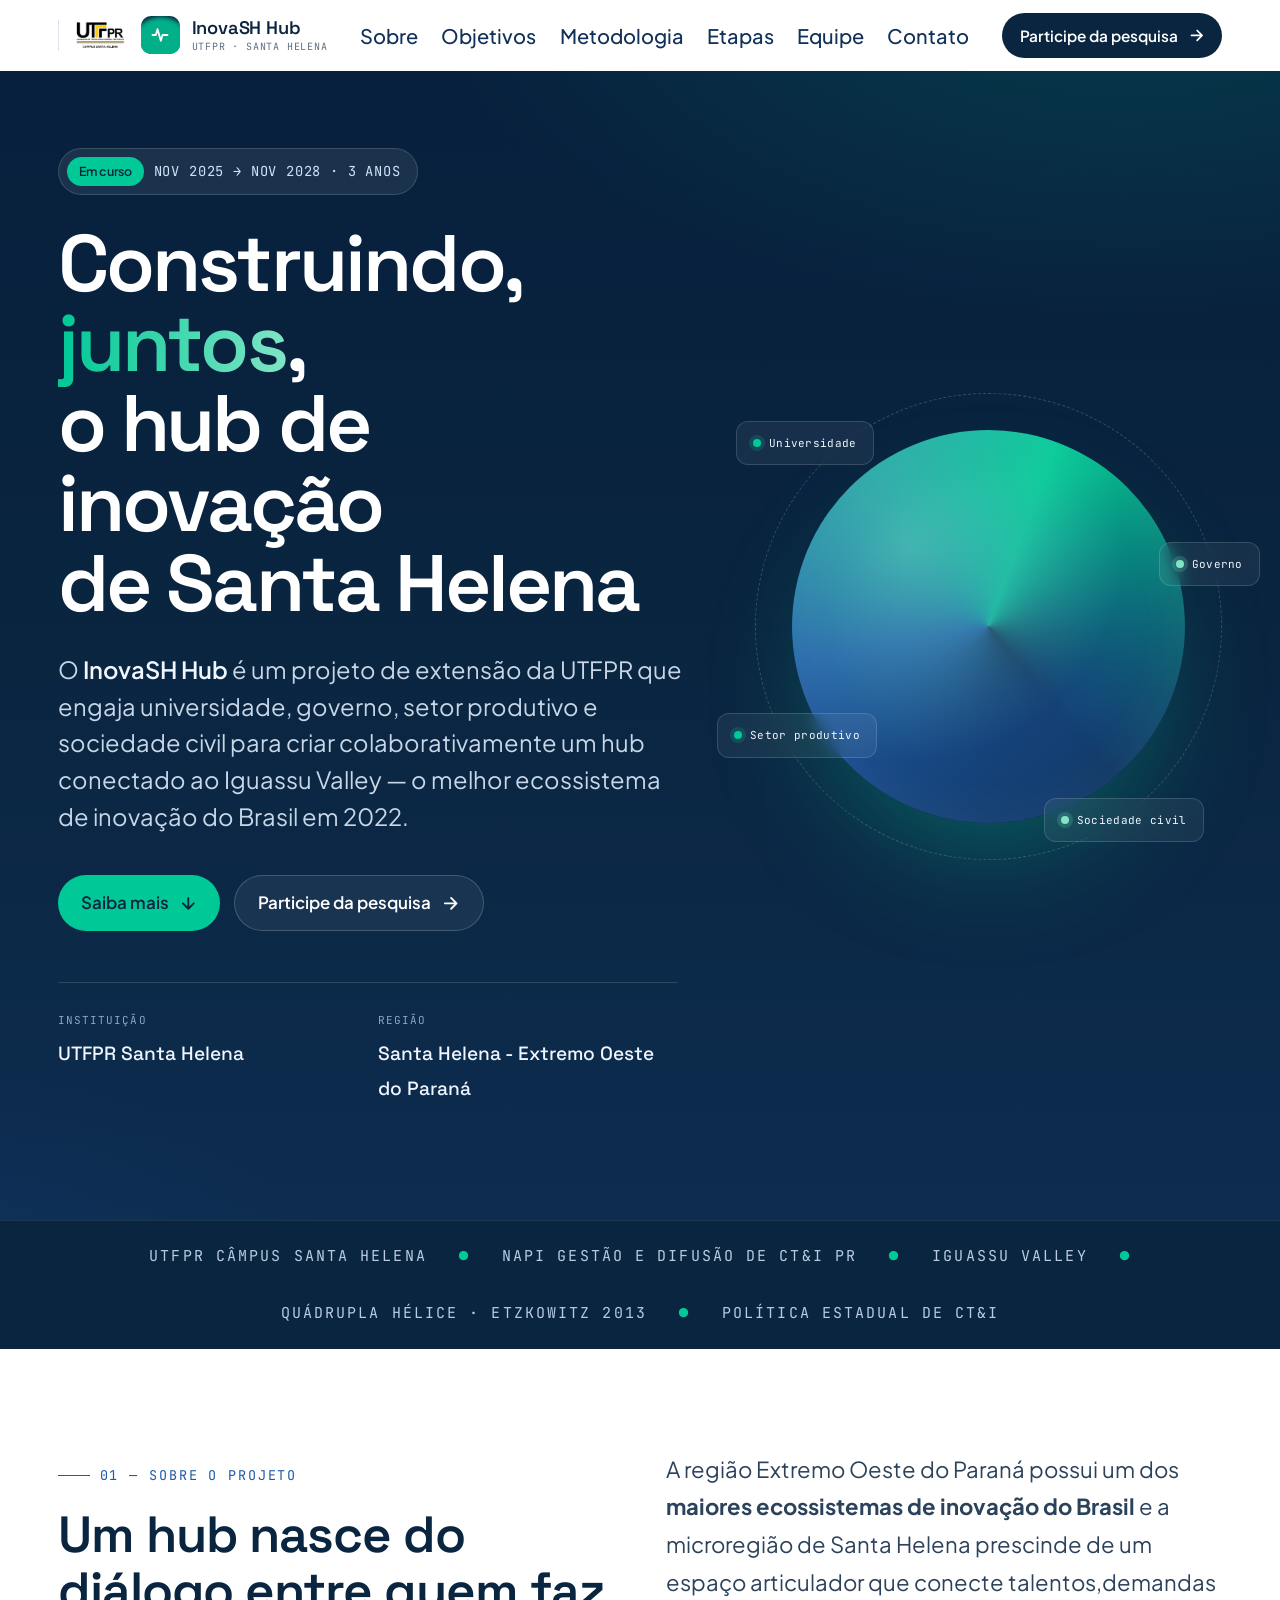
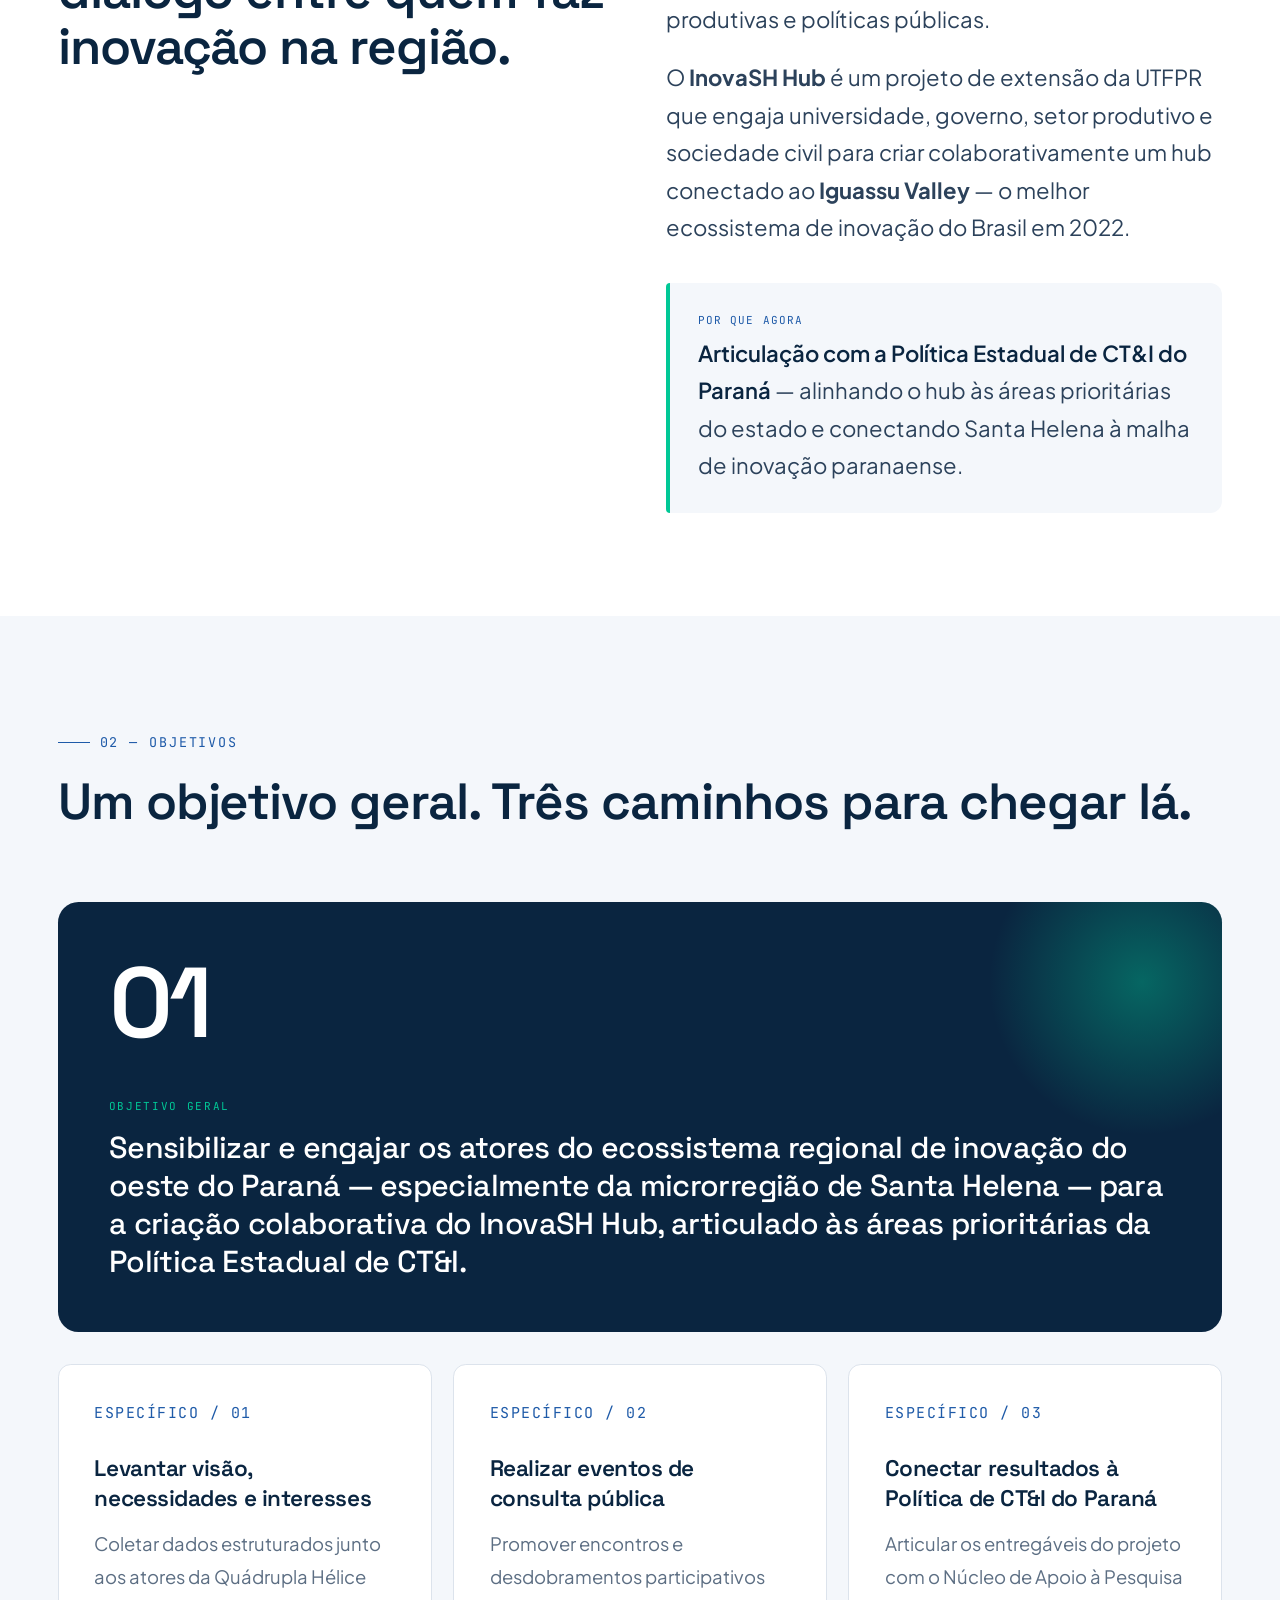
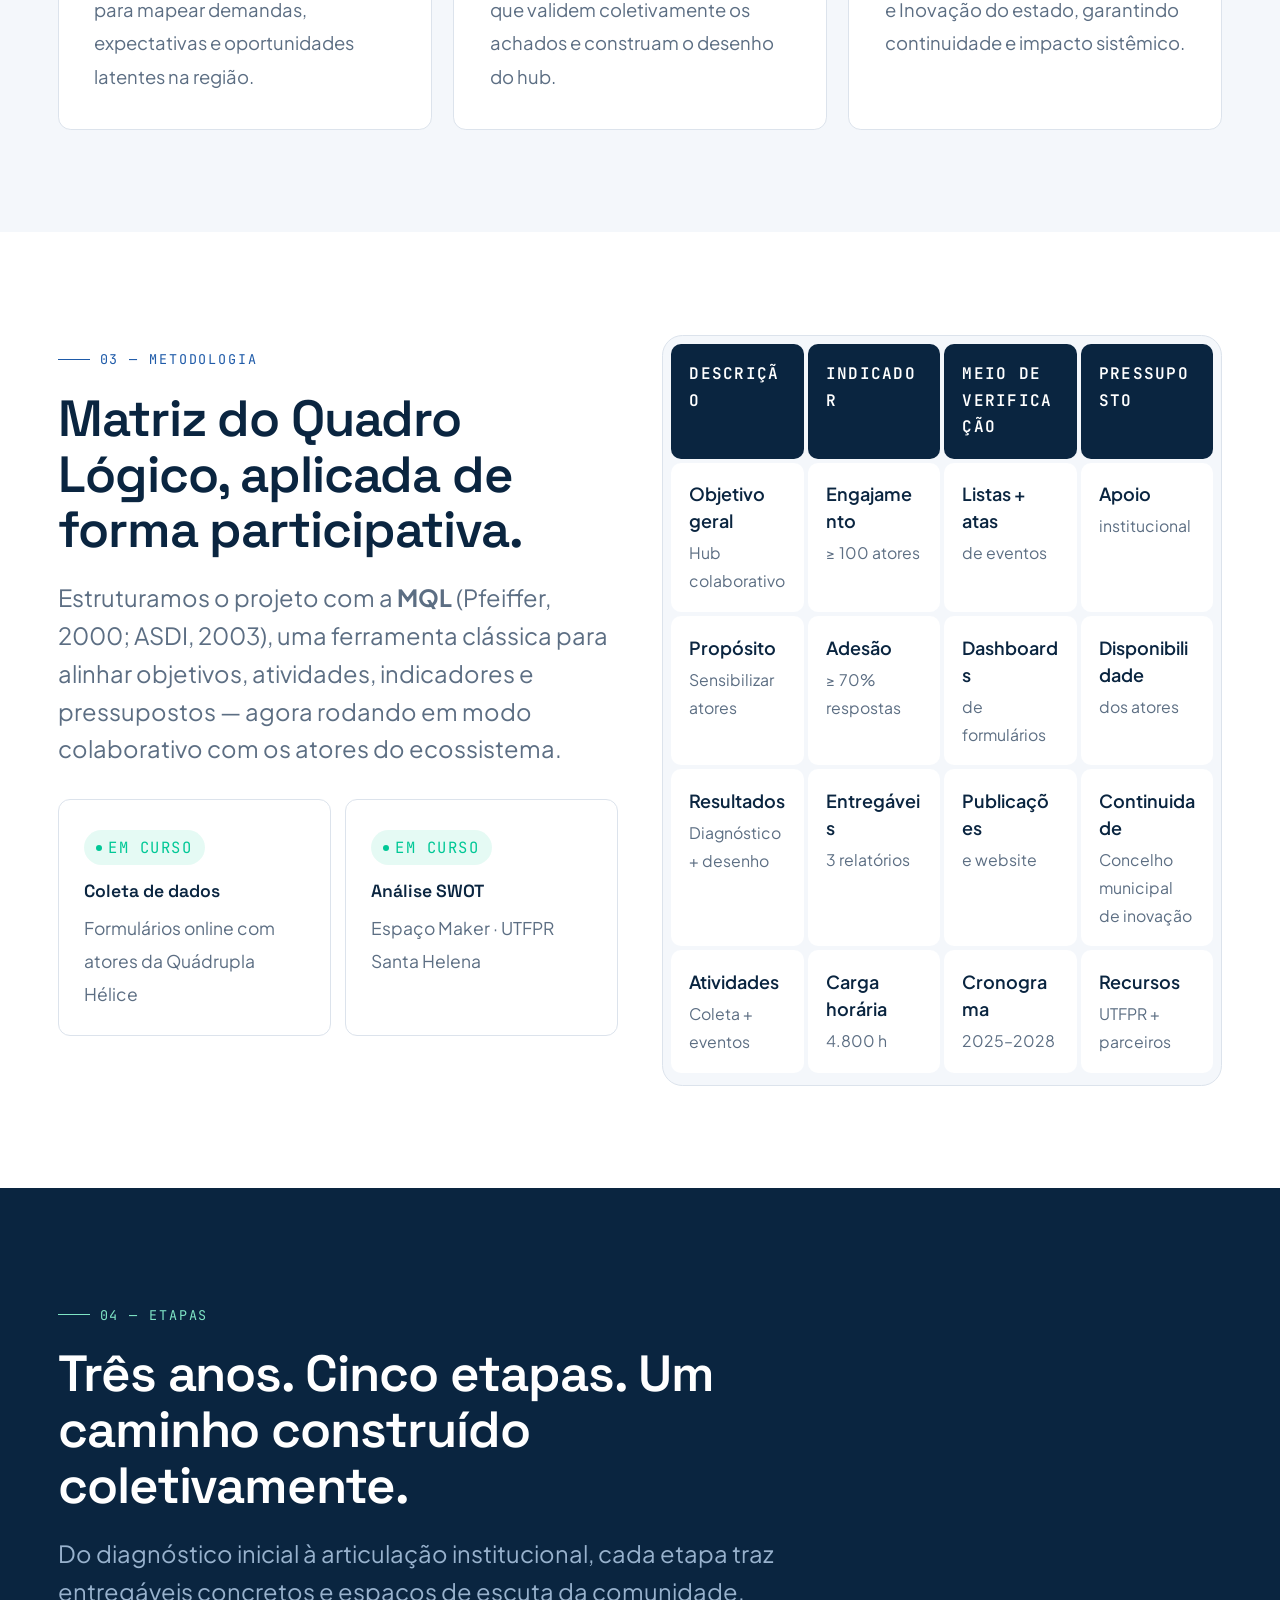
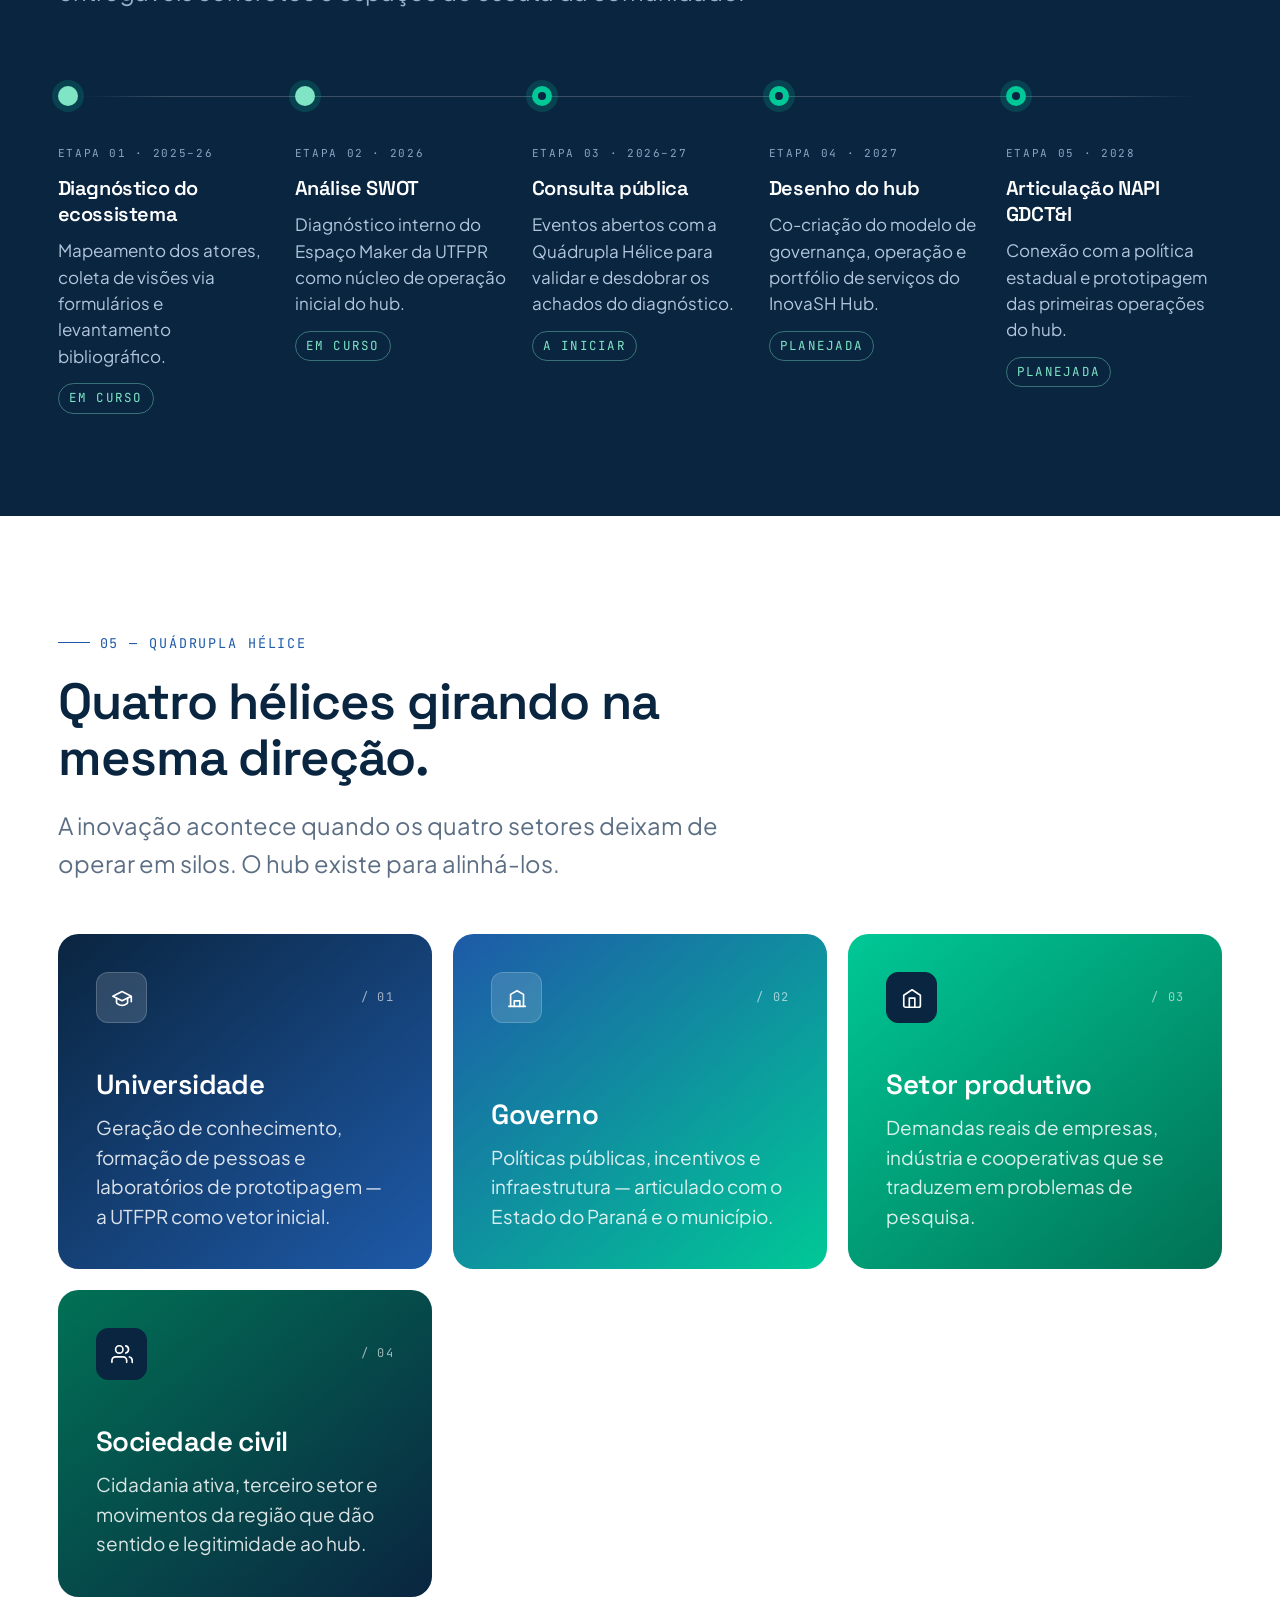
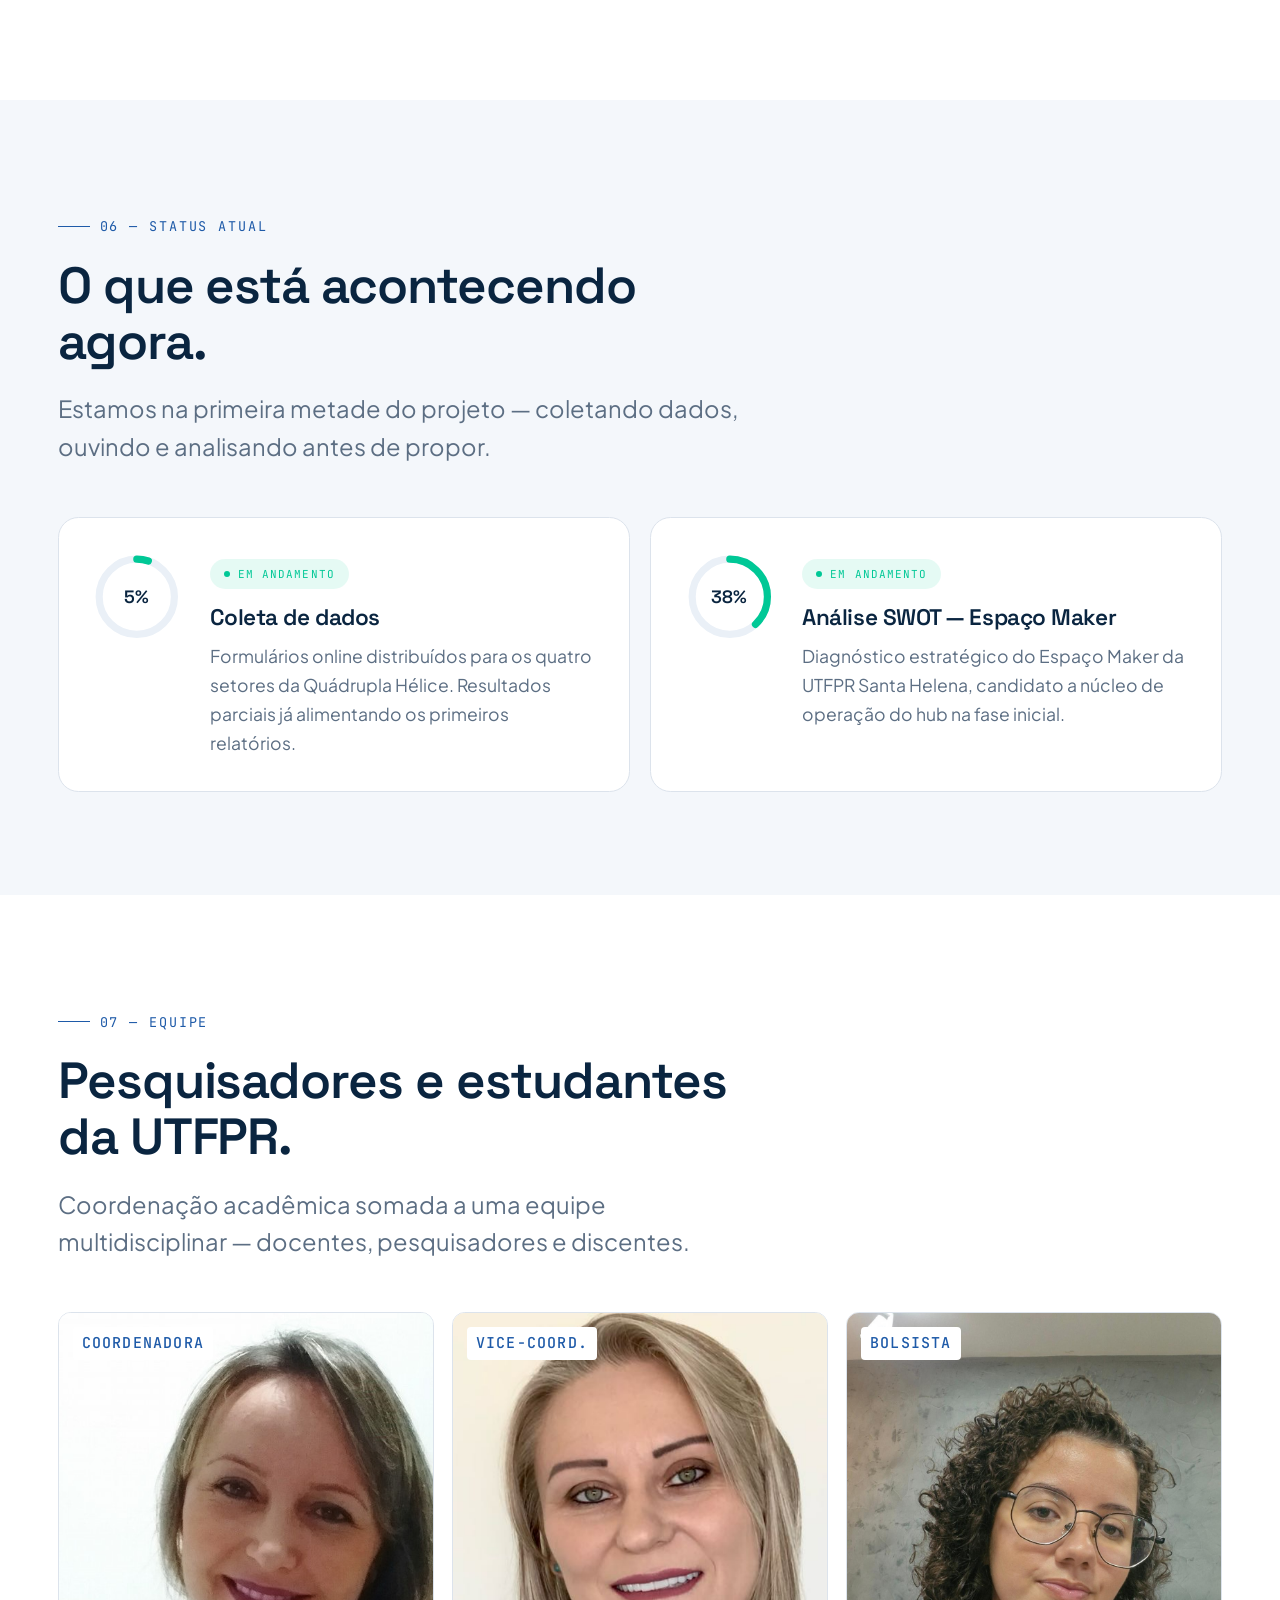
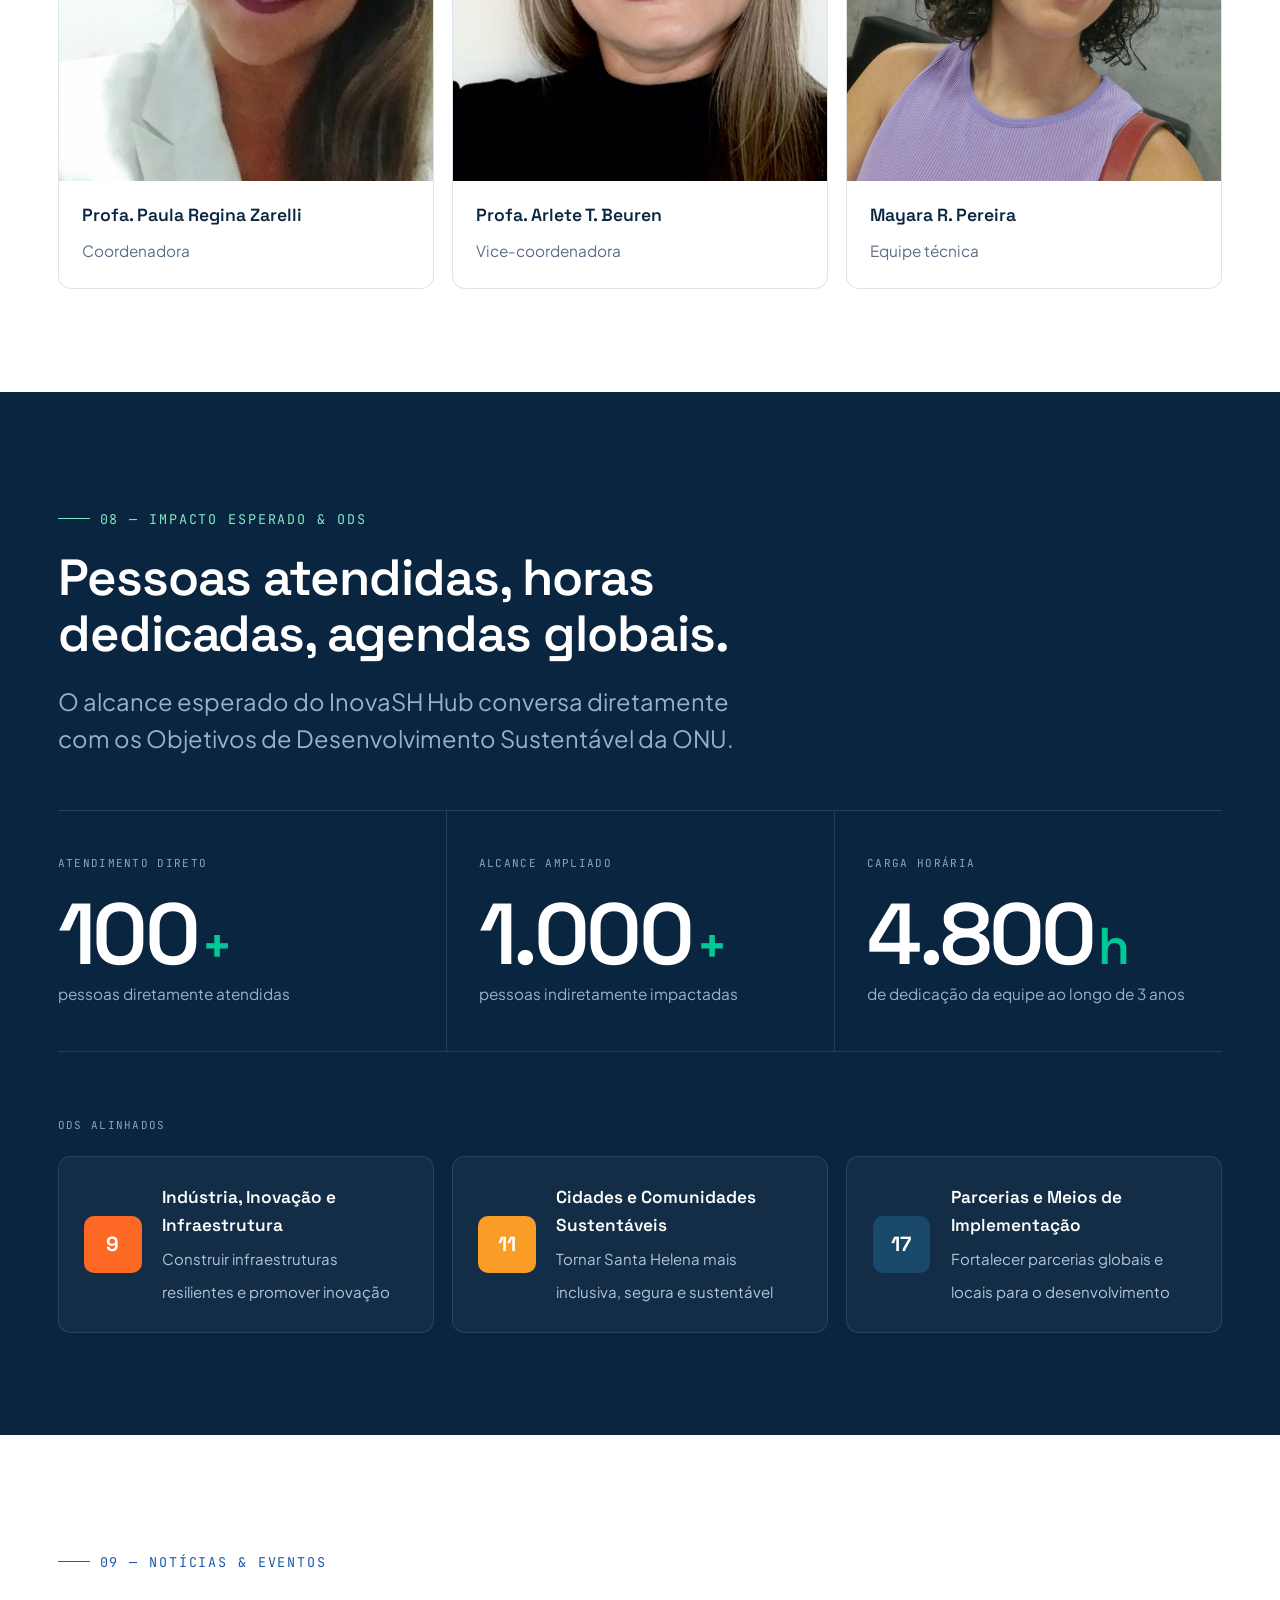
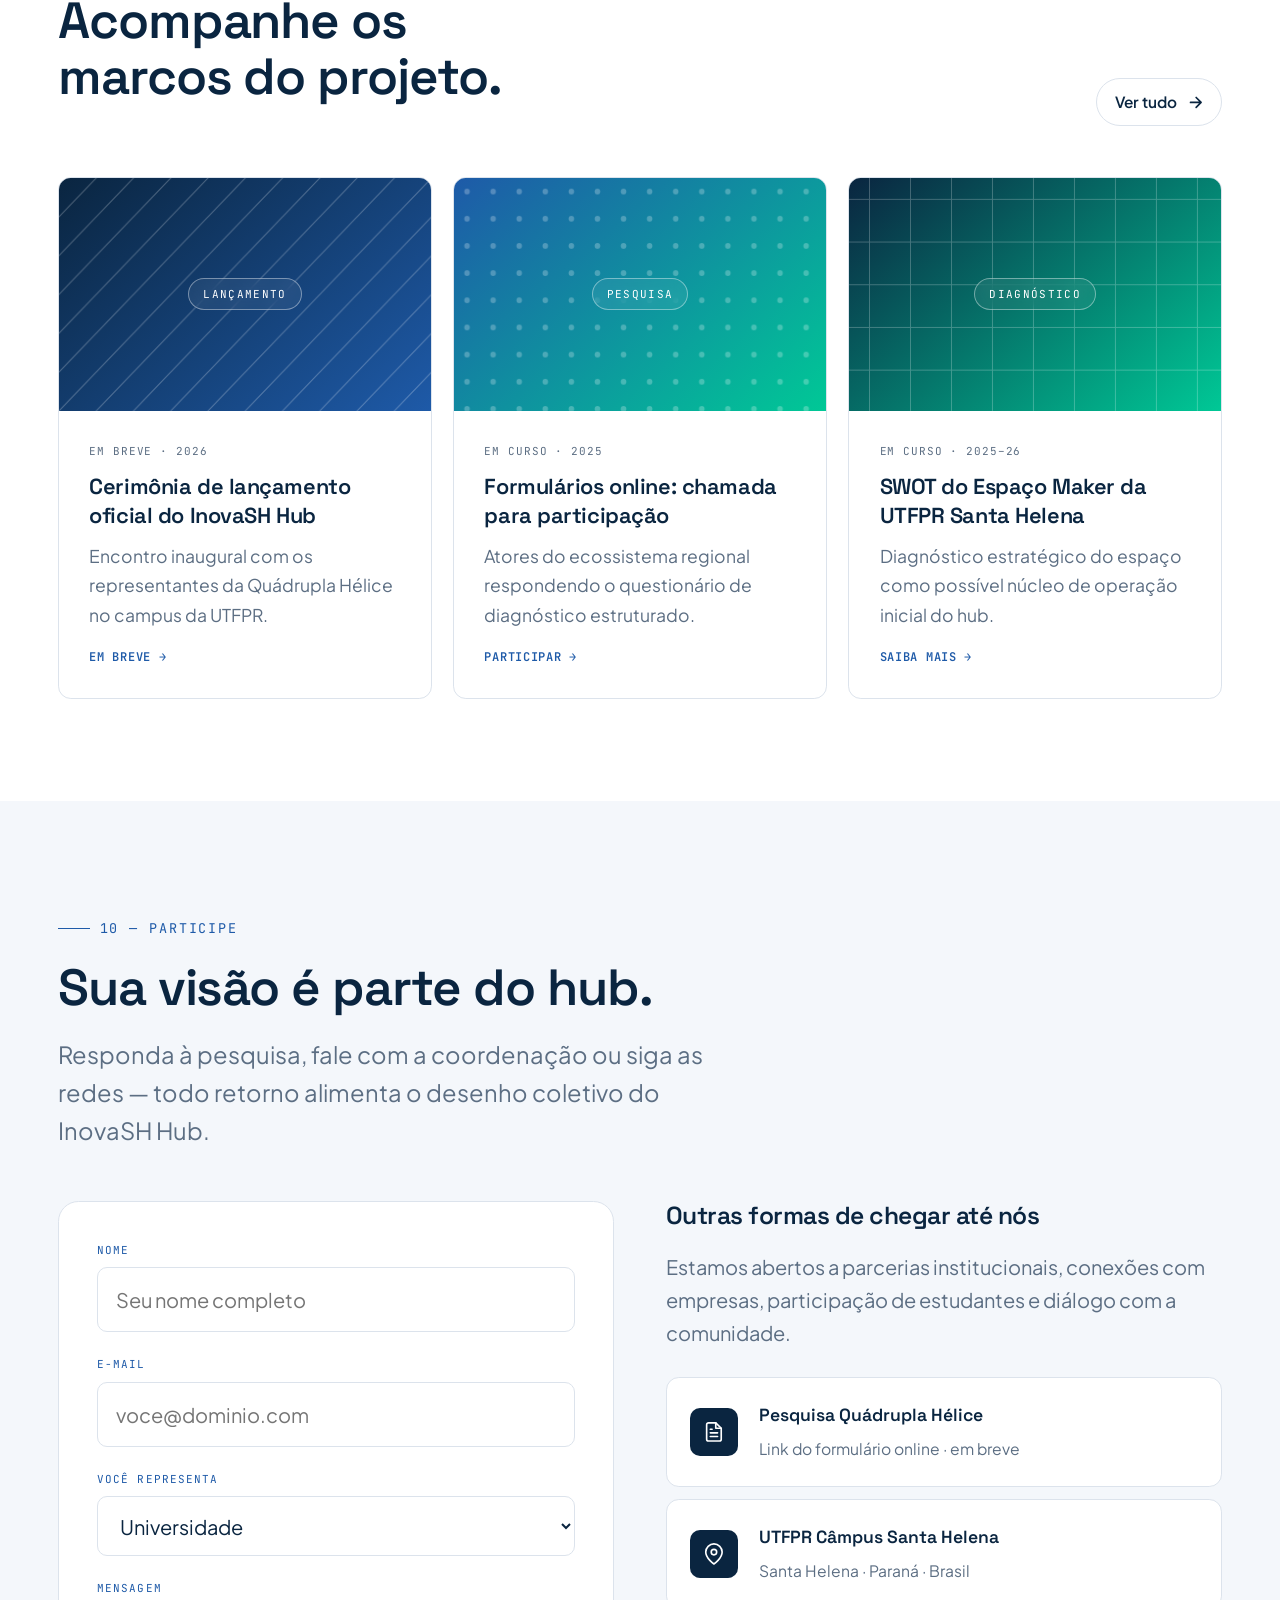
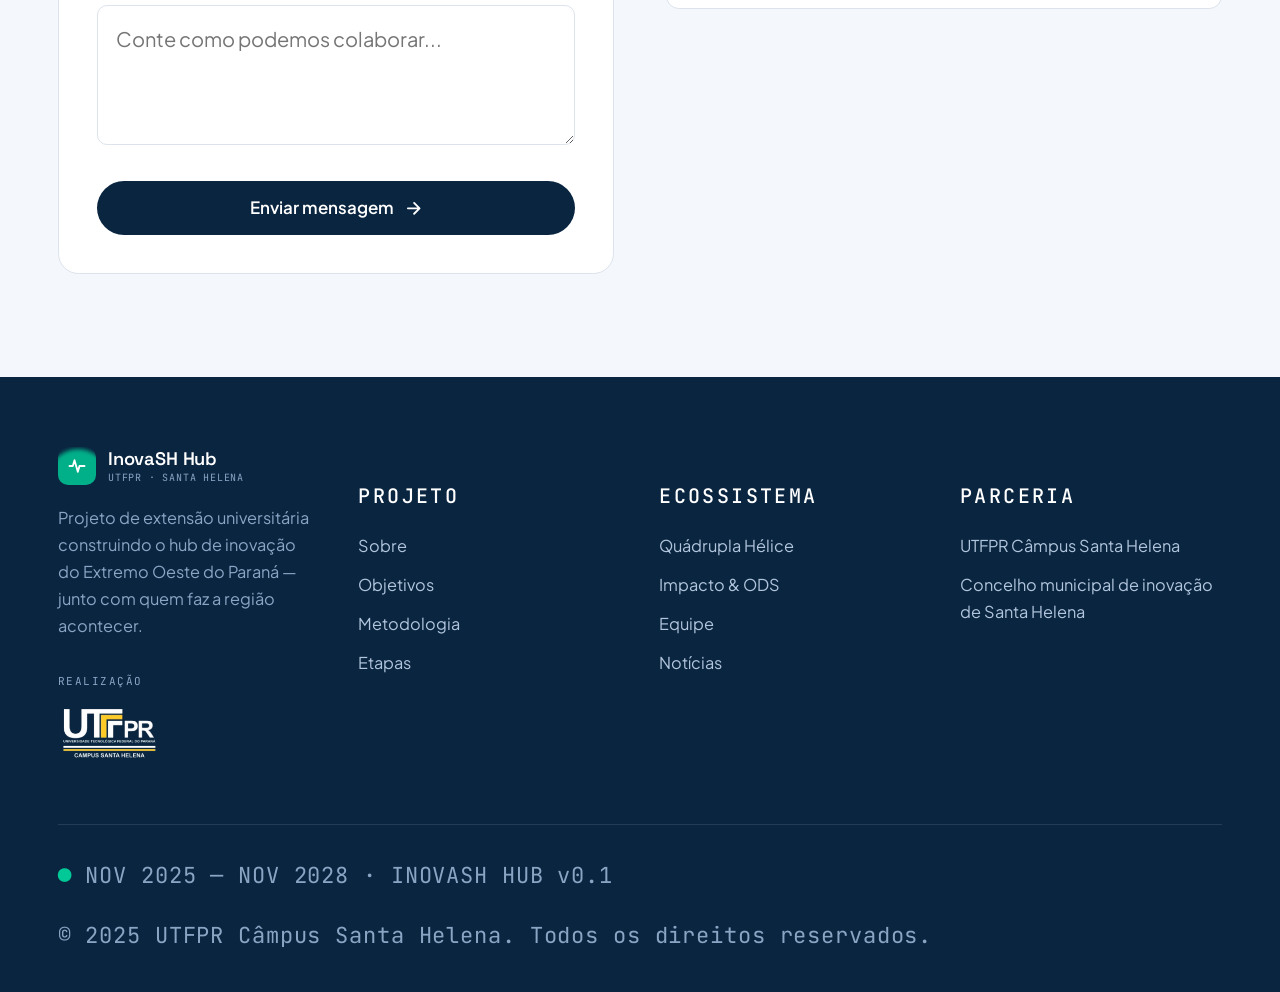
<file: index.html>
﻿<!DOCTYPE html>
<html lang="pt-BR">
<head>
<meta charset="UTF-8" />
<meta name="viewport" content="width=device-width, initial-scale=1.0" />
<title>InovaSH Hub — Engajamento Colaborativo para um Hub de Inovação | UTFPR Santa Helena</title>
<meta name="description" content="Projeto de Extensão Universitária da UTFPR Câmpus Santa Helena que articula a Quádrupla Hélice para criar colaborativamente o InovaSH Hub." />

<!-- ============================== FONTS ============================== -->
<link rel="preconnect" href="https://fonts.googleapis.com" />
<link rel="preconnect" href="https://fonts.gstatic.com" crossorigin />
<link href="https://fonts.googleapis.com/css2?family=Space+Grotesk:wght@400;500;600;700&family=Plus+Jakarta+Sans:wght@400;500;600;700&family=JetBrains+Mono:wght@400;500&display=swap" rel="stylesheet" />
<link rel="stylesheet" href="style.css" />

</head>
<body>

<!-- ============================== NAV ============================== -->
<header class="nav" id="nav">
  <div class="container nav__inner">
    <div class="nav__brand-group">
         <!-- Logo UTFPR (versão menor) — arquivo esperado: img/utfpr.png -->
      <a href="https://portal.utfpr.edu.br/campus/santahelena" class="nav__utfpr" aria-label="UTFPR" target="_blank" rel="noopener">
        <img src="img/logo_pretoUTFPR-Photoroom.png" alt="UTFPR" onerror="this.parentElement.classList.add('is-empty');this.remove()"/>
      </a>
      <a href="#top" class="brand" aria-label="InovaSH Hub">
        <span class="brand__mark" aria-hidden="true">
          <svg width="20" height="20" viewBox="0 0 24 24" fill="none" stroke="currentColor" stroke-width="2.2" stroke-linecap="round" stroke-linejoin="round">
            <path d="M3 12h4l2-7 4 14 2-7h6"/>
          </svg>
        </span>
        <span>
          InovaSH Hub
          <small>UTFPR · Santa Helena</small>
        </span>
      </a>
    </div>

    <nav class="nav__links" aria-label="Principal">
      <a href="#sobre">Sobre</a>
      <a href="#objetivos">Objetivos</a>
      <a href="#metodologia">Metodologia</a>
      <a href="#etapas">Etapas</a>
      <a href="#equipe">Equipe</a>
      <a href="#contato">Contato</a>
    </nav>

    <a class="btn btn--primary btn--sm nav__cta desktop" href="formularios.html">
      Participe da pesquisa
      <svg viewBox="0 0 24 24" fill="none" stroke="currentColor" stroke-width="2.4" stroke-linecap="round" stroke-linejoin="round"><path d="M5 12h14M13 5l7 7-7 7"/></svg>
    </a>

    <button class="menu-toggle" id="menuToggle" aria-label="Abrir menu" aria-expanded="false" aria-controls="navDrawer">
      <span class="menu-toggle__bar"></span>
      <span class="menu-toggle__bar"></span>
      <span class="menu-toggle__bar"></span>
    </button>
  </div>

  <div class="nav__backdrop" id="navBackdrop" aria-hidden="true"></div>

  <nav class="nav__drawer" id="navDrawer" aria-label="Mobile">
    <a href="#sobre">Sobre o projeto</a>
    <a href="#objetivos">Objetivos</a>
    <a href="#metodologia">Metodologia</a>
    <a href="#etapas">Etapas</a>
    <a href="#helice">Quádrupla Hélice</a>
    <a href="#equipe">Equipe</a>
    <a href="#impacto">Impacto & ODS</a>
    <a href="#contato">Contato</a>
    <a class="btn btn--primary" href="#contato">Participe da pesquisa</a>
  </nav>
</header>

<main id="top">

<!-- ============================== HERO ============================== -->
<section class="hero">
  <div class="container">
    <div class="hero__grid">
      <div class="hero__copy">
        <div class="hero__tag">
          <span>Em curso</span>
          <span>NOV 2025 → NOV 2028 · 3 ANOS</span>
        </div>

        <h1>
          Construindo, <em>juntos</em>,<br />o hub de inovação<br />de Santa Helena
        </h1>

        <p class="hero__lede">
          O <strong style="color:#f0f6ff;font-weight:600;">InovaSH Hub</strong> é um projeto de extensão da UTFPR que engaja universidade, governo, setor produtivo e sociedade civil para criar colaborativamente um hub conectado ao Iguassu Valley — o melhor ecossistema de inovação do Brasil em 2022.
        </p>

        <div class="hero__ctas">
          <a class="btn btn--tech" href="#sobre">
            Saiba mais
            <svg viewBox="0 0 24 24" fill="none" stroke="currentColor" stroke-width="2.4" stroke-linecap="round" stroke-linejoin="round"><path d="M12 5v14M5 12l7 7 7-7"/></svg>
          </a>
          <a class="btn btn--ghost" href="#contato" style="background:rgba(255,255,255,.06);border-color:rgba(255,255,255,.18);color:#fff">
            Participe da pesquisa
            <svg viewBox="0 0 24 24" fill="none" stroke="currentColor" stroke-width="2.4" stroke-linecap="round" stroke-linejoin="round"><path d="M5 12h14M13 5l7 7-7 7"/></svg>
          </a>
        </div>

        <div class="hero__meta">
          <div><span>Instituição</span><strong>UTFPR Santa Helena</strong></div>
          <div><span>Região</span><strong>Santa Helena - Extremo Oeste do Paraná</strong></div>
        </div>
      </div>

      <div class="hero__visual" aria-hidden="true">
        <div class="hero__ring"></div>
        <div class="hero__ring hero__ring--2"></div>
        <div class="hero__ring hero__ring--3"></div>
        <div class="hero__orb"></div>
        <div class="hero__chips">
          <div class="hero__chip"><i></i>Universidade</div>
          <div class="hero__chip"><i></i>Governo</div>
          <div class="hero__chip"><i></i>Setor produtivo</div>
          <div class="hero__chip"><i></i>Sociedade civil</div>
        </div>
      </div>
    </div>
  </div>
</section>

<!-- ============================== PARTNERS STRIP ============================== -->
<div class="partners">
  <div class="container">
    <div class="partners__row">
      <span>UTFPR Câmpus Santa Helena</span>
      <span class="dot">●</span>
      <span>NAPI Gestão e Difusão de CT&amp;I PR</span>
      <span class="dot">●</span>
      <span>Iguassu Valley</span>
      <span class="dot">●</span>
      <span>Quádrupla Hélice · Etzkowitz 2013</span>
      <span class="dot">●</span>
      <span>Política Estadual de CT&amp;I</span>
    </div>
  </div>
</div>

<!-- ============================== SOBRE ============================== -->
<section id="sobre">
  <div class="container">
    <div class="about__grid reveal">
      <div>
        <span class="eyebrow">01 — Sobre o projeto</span>
        <h2 class="section-title">Um hub nasce do diálogo entre quem faz inovação na região.</h2>
      </div>
      <div class="about__body">
        <p>A região Extremo Oeste do Paraná possui um dos <strong>maiores ecossistemas de inovação do Brasil</strong>
           e a microregião de Santa Helena prescinde  de um espaço articulador que conecte talentos,demandas produtivas e políticas públicas.</p>
        <p>O <strong>InovaSH Hub</strong>  é um projeto de extensão da UTFPR que engaja universidade,
           governo, setor produtivo e sociedade civil para criar colaborativamente um hub conectado
            ao <strong>Iguassu Valley</strong> — o melhor ecossistema de inovação do Brasil em 2022. </p>
        <div class="callout">
          <small>Por que agora</small>
          <p><strong>Articulação com a Política Estadual de CT&amp;I do Paraná</strong> — alinhando o hub às áreas prioritárias do estado e conectando Santa Helena à malha de inovação paranaense.</p>
        </div>
      </div>
    </div>
  </div>
</section>

<!-- ============================== OBJETIVOS ============================== -->
<section id="objetivos" class="objectives">
  <div class="container">
    <div class="objectives__head reveal">
      <div>
        <span class="eyebrow">02 — Objetivos</span>
        <h2 class="section-title">Um objetivo geral. Três caminhos para chegar lá.</h2>
      </div>
    </div>

    <div class="bigobj reveal">
      <div class="bigobj__num">01</div>
      <div>
        <span class="bigobj__label">Objetivo geral</span>
        <h3>Sensibilizar e engajar os atores do ecossistema regional de inovação do oeste do Paraná — especialmente da microrregião de Santa Helena — para a criação colaborativa do InovaSH Hub, articulado às áreas prioritárias da Política Estadual de CT&amp;I.</h3>
      </div>
    </div>

    <div class="obj-grid">
      <article class="obj-card reveal">
        <span class="obj-card__num">ESPECÍFICO / 01</span>
        <h4>Levantar visão, necessidades e interesses</h4>
        <p>Coletar dados estruturados junto aos atores da Quádrupla Hélice para mapear demandas, expectativas e oportunidades latentes na região.</p>
      </article>
      <article class="obj-card reveal">
        <span class="obj-card__num">ESPECÍFICO / 02</span>
        <h4>Realizar eventos de consulta pública</h4>
        <p>Promover encontros e desdobramentos participativos que validem coletivamente os achados e construam o desenho do hub.</p>
      </article>
      <article class="obj-card reveal">
        <span class="obj-card__num">ESPECÍFICO / 03</span>
        <h4> Conectar resultados à Política de CT&amp;I do Paraná </h4>
        <p>Articular os entregáveis do projeto com o Núcleo de Apoio à Pesquisa e Inovação do estado, garantindo continuidade e impacto sistêmico.</p>
      </article>
    </div>
  </div>
</section>

<!-- ============================== METODOLOGIA ============================== -->
<section id="metodologia">
  <div class="container">
    <div class="method__grid">
      <div class="reveal">
        <span class="eyebrow">03 — Metodologia</span>
        <h2 class="section-title">Matriz do Quadro Lógico, aplicada de forma participativa.</h2>
        <p class="section-lede">
          Estruturamos o projeto com a <strong>MQL</strong> (Pfeiffer, 2000; ASDI, 2003), uma ferramenta clássica para alinhar objetivos, atividades, indicadores e pressupostos — agora rodando em modo colaborativo com os atores do ecossistema.
        </p>

        <div class="method-status">
          <div class="method-status__card">
            <span class="pill"><i></i>Em curso</span>
            <strong>Coleta de dados</strong>
            <span>Formulários online com atores da Quádrupla Hélice</span>
          </div>
          <div class="method-status__card">
            <span class="pill"><i></i>Em curso</span>
            <strong>Análise SWOT</strong>
            <span>Espaço Maker · UTFPR Santa Helena</span>
          </div>
        </div>
      </div>

      <div class="lfm reveal" aria-label="Matriz do Quadro Lógico">
        <div class="lfm__head">
          <div class="lfm__cell lfm__cell--h">Descrição</div>
          <div class="lfm__cell lfm__cell--h">Indicador</div>
          <div class="lfm__cell lfm__cell--h">Meio de verificação</div>
          <div class="lfm__cell lfm__cell--h">Pressuposto</div>
        </div>
        <div class="lfm__row">
          <div class="lfm__cell"><strong>Objetivo geral</strong><span>Hub colaborativo</span></div>
          <div class="lfm__cell"><strong>Engajamento</strong><span>≥ 100 atores</span></div>
          <div class="lfm__cell"><strong>Listas + atas</strong><span>de eventos</span></div>
          <div class="lfm__cell"><strong>Apoio</strong><span>institucional</span></div>
        </div>
        <div class="lfm__row">
          <div class="lfm__cell"><strong>Propósito</strong><span>Sensibilizar atores</span></div>
          <div class="lfm__cell"><strong>Adesão</strong><span>≥ 70% respostas</span></div>
          <div class="lfm__cell"><strong>Dashboards</strong><span>de formulários</span></div>
          <div class="lfm__cell"><strong>Disponibilidade</strong><span>dos atores</span></div>
        </div>
        <div class="lfm__row">
          <div class="lfm__cell"><strong>Resultados</strong><span>Diagnóstico + desenho</span></div>
          <div class="lfm__cell"><strong>Entregáveis</strong><span>3 relatórios</span></div>
          <div class="lfm__cell"><strong>Publicações</strong><span>e website</span></div>
          <div class="lfm__cell"><strong>Continuidade</strong><span>Concelho municipal de inovação</span></div>
        </div>
        <div class="lfm__row">
          <div class="lfm__cell"><strong>Atividades</strong><span>Coleta + eventos</span></div>
          <div class="lfm__cell"><strong>Carga horária</strong><span>4.800 h</span></div>
          <div class="lfm__cell"><strong>Cronograma</strong><span>2025–2028</span></div>
          <div class="lfm__cell"><strong>Recursos</strong><span>UTFPR + parceiros</span></div>
        </div>
      </div>
    </div>
  </div>
</section>

<!-- ============================== ETAPAS ============================== -->
<section id="etapas" class="timeline">
  <div class="container">
    <div class="reveal" style="max-width:720px">
      <span class="eyebrow">04 — Etapas</span>
      <h2 class="section-title">Três anos. Cinco etapas. Um caminho construído coletivamente.</h2>
      <p class="section-lede">Do diagnóstico inicial à articulação institucional, cada etapa traz entregáveis concretos e espaços de escuta da comunidade.</p>
    </div>

    <div class="tl">
      <div class="tl__step tl__step--active reveal">
        <div class="tl__dot"></div>
        <span class="tl__num">Etapa 01 · 2025–26</span>
        <h4>Diagnóstico do ecossistema</h4>
        <p>Mapeamento dos atores, coleta de visões via formulários e levantamento bibliográfico.</p>
        <span class="tl__tag">Em curso</span>
      </div>
      <div class="tl__step tl__step--active reveal">
        <div class="tl__dot"></div>
        <span class="tl__num">Etapa 02 · 2026</span>
        <h4>Análise SWOT</h4>
        <p>Diagnóstico interno do Espaço Maker da UTFPR como núcleo de operação inicial do hub.</p>
        <span class="tl__tag">Em curso</span>
      </div>
      <div class="tl__step reveal">
        <div class="tl__dot"></div>
        <span class="tl__num">Etapa 03 · 2026–27</span>
        <h4>Consulta pública</h4>
        <p>Eventos abertos com a Quádrupla Hélice para validar e desdobrar os achados do diagnóstico.</p>
        <span class="tl__tag">A iniciar</span>
      </div>
      <div class="tl__step reveal">
        <div class="tl__dot"></div>
        <span class="tl__num">Etapa 04 · 2027</span>
        <h4>Desenho do hub</h4>
        <p>Co-criação do modelo de governança, operação e portfólio de serviços do InovaSH Hub.</p>
        <span class="tl__tag">Planejada</span>
      </div>
      <div class="tl__step reveal">
        <div class="tl__dot"></div>
        <span class="tl__num">Etapa 05 · 2028</span>
        <h4>Articulação NAPI GDCT&amp;I</h4>
        <p>Conexão com a política estadual e prototipagem das primeiras operações do hub.</p>
        <span class="tl__tag">Planejada</span>
      </div>
    </div>
  </div>
</section>

<!-- ============================== QUÁDRUPLA HÉLICE ============================== -->
<section id="helice">
  <div class="container">
    <div class="reveal" style="max-width:680px">
      <span class="eyebrow">05 — Quádrupla Hélice</span>
      <h2 class="section-title">Quatro hélices girando na mesma direção.</h2>
      <p class="section-lede">A inovação acontece quando os quatro setores deixam de operar em silos. O hub existe para alinhá-los.</p>
    </div>

    <div class="helix__grid">
      <article class="helix-card helix-card--1 reveal">
        <div class="helix-card__top">
          <div class="helix-card__icon">
            <svg viewBox="0 0 24 24" fill="none" stroke="currentColor" stroke-width="1.8" stroke-linecap="round" stroke-linejoin="round"><path d="M22 10v6M2 10l10-5 10 5-10 5z"/><path d="M6 12v5c0 1 4 3 6 3s6-2 6-3v-5"/></svg>
          </div>
          <span class="helix-card__num">/ 01</span>
        </div>
        <div>
          <h4>Universidade</h4>
          <p>Geração de conhecimento, formação de pessoas e laboratórios de prototipagem — a UTFPR como vetor inicial.</p>
        </div>
      </article>

      <article class="helix-card helix-card--2 reveal">
        <div class="helix-card__top">
          <div class="helix-card__icon">
            <svg viewBox="0 0 24 24" fill="none" stroke="currentColor" stroke-width="1.8" stroke-linecap="round" stroke-linejoin="round"><path d="M3 21h18M5 21V8l7-4 7 4v13"/><path d="M9 21v-6h6v6"/></svg>
          </div>
          <span class="helix-card__num">/ 02</span>
        </div>
        <div>
          <h4>Governo</h4>
          <p>Políticas públicas, incentivos e infraestrutura — articulado com o Estado do Paraná e o município.</p>
        </div>
      </article>

      <article class="helix-card helix-card--3 reveal">
        <div class="helix-card__top">
          <div class="helix-card__icon">
            <svg viewBox="0 0 24 24" fill="none" stroke="currentColor" stroke-width="1.8" stroke-linecap="round" stroke-linejoin="round"><path d="M3 9l9-6 9 6v11a2 2 0 0 1-2 2H5a2 2 0 0 1-2-2z"/><path d="M9 22V12h6v10"/></svg>
          </div>
          <span class="helix-card__num">/ 03</span>
        </div>
        <div>
          <h4>Setor produtivo</h4>
          <p>Demandas reais de empresas, indústria e cooperativas que se traduzem em problemas de pesquisa.</p>
        </div>
      </article>

      <article class="helix-card helix-card--4 reveal">
        <div class="helix-card__top">
          <div class="helix-card__icon">
            <svg viewBox="0 0 24 24" fill="none" stroke="currentColor" stroke-width="1.8" stroke-linecap="round" stroke-linejoin="round"><path d="M17 21v-2a4 4 0 0 0-4-4H5a4 4 0 0 0-4 4v2"/><circle cx="9" cy="7" r="4"/><path d="M23 21v-2a4 4 0 0 0-3-3.87M16 3.13a4 4 0 0 1 0 7.75"/></svg>
          </div>
          <span class="helix-card__num">/ 04</span>
        </div>
        <div>
          <h4>Sociedade civil</h4>
          <p>Cidadania ativa, terceiro setor e movimentos da região que dão sentido e legitimidade ao hub.</p>
        </div>
      </article>
    </div>
  </div>
</section>

<!-- ============================== STATUS ATUAL ============================== -->
<section class="status">
  <div class="container">
    <div class="reveal" style="max-width:680px">
      <span class="eyebrow">06 — Status atual</span>
      <h2 class="section-title">O que está acontecendo agora.</h2>
      <p class="section-lede">Estamos na primeira metade do projeto — coletando dados, ouvindo e analisando antes de propor.</p>
    </div>

    <div class="status__grid">
      <div class="status-card reveal">
        <div class="status-card__chart" data-progress="5">
          <svg viewBox="0 0 100 100">
            <circle class="bg" cx="50" cy="50" r="42"/>
            <circle class="fg" cx="50" cy="50" r="42" stroke-dasharray="263.9" stroke-dashoffset="263.9"/>
          </svg>
          <div class="lbl">5%</div>
        </div>
        <div>
          <span class="pill"><i></i>Em andamento</span>
          <h4>Coleta de dados</h4>
          <p>Formulários online distribuídos para os quatro setores da Quádrupla Hélice. Resultados parciais já alimentando os primeiros relatórios.</p>
        </div>
      </div>

      <div class="status-card reveal">
        <div class="status-card__chart" data-progress="38">
          <svg viewBox="0 0 100 100">
            <circle class="bg" cx="50" cy="50" r="42"/>
            <circle class="fg" cx="50" cy="50" r="42" stroke-dasharray="263.9" stroke-dashoffset="263.9"/>
          </svg>
          <div class="lbl">38%</div>
        </div>
        <div>
          <span class="pill"><i></i>Em andamento</span>
          <h4>Análise SWOT — Espaço Maker</h4>
          <p>Diagnóstico estratégico do Espaço Maker da UTFPR Santa Helena, candidato a núcleo de operação do hub na fase inicial.</p>
        </div>
      </div>
    </div>
  </div>
</section>

<!-- ============================== EQUIPE ============================== -->
<section id="equipe">
  <div class="container">
    <div class="reveal" style="max-width:680px">
      <span class="eyebrow">07 — Equipe</span>
      <h2 class="section-title">Pesquisadores e estudantes da UTFPR.</h2>
      <p class="section-lede">Coordenação acadêmica somada a uma equipe multidisciplinar — docentes, pesquisadores e discentes.</p>
    </div>

    <div class="team__grid">
      <article class="member reveal">
        <div class="member__photo" data-role="Coordenadora">
          PZ
          <img src="img/cordenadora.jpeg" alt="Foto da Profa. Paula Regina Zarelli" class="member__avatar" onerror="this.remove()"/>
        </div>
        <div class="member__info">
          <strong>Profa. Paula Regina Zarelli</strong>
          <span>Coordenadora</span>
        </div>
      </article>
      <article class="member reveal">
        <div class="member__photo" data-role="Vice-coord.">
          AB
          <img src="img/vice_cordenadora.png" alt="Foto da Profa. Arlete T. Beuren" class="member__avatar" onerror="this.remove()"/>
        </div>
        <div class="member__info">
          <strong>Profa. Arlete T. Beuren</strong>
          <span>Vice-coordenadora</span>
        </div>
      </article>
      <article class="member reveal">
        <div class="member__photo" data-role="Bolsista">
          MP
          <img src="img/bolsista.jpeg" alt="Foto de Mayara R. Pereira" class="member__avatar" onerror="this.remove()"/>
        </div>
        <div class="member__info">
          <strong>Mayara R. Pereira</strong>
          <span>Equipe técnica</span>
        </div>
      </article>
     <!--  <article class="member reveal" style="background:var(--paper);border-style:dashed">
        <div class="member__photo" data-role="Aberta" style="background:var(--white)">+</div>
        <div class="member__info">
          <strong>Vaga para você</strong>
          <span>Estudantes e voluntários</span>
        </div>
      </article> -->
    </div>
  </div>
</section>

<!-- ============================== IMPACTO / ODS ============================== -->
<section id="impacto" class="impact">
  <div class="container">
    <div class="reveal" style="max-width:680px">
      <span class="eyebrow">08 — Impacto esperado &amp; ODS</span>
      <h2 class="section-title">Pessoas atendidas, horas dedicadas, agendas globais.</h2>
      <p class="section-lede">O alcance esperado do InovaSH Hub conversa diretamente com os Objetivos de Desenvolvimento Sustentável da ONU.</p>
    </div>

    <div class="impact-grid reveal">
      <div class="impact-num">
        <span>Atendimento direto</span>
        <strong>100<em>+</em></strong>
        <small>pessoas diretamente atendidas</small>
      </div>
      <div class="impact-num">
        <span>Alcance ampliado</span>
        <strong>1.000<em>+</em></strong>
        <small>pessoas indiretamente impactadas</small>
      </div>
      <div class="impact-num">
        <span>Carga horária</span>
        <strong>4.800<em>h</em></strong>
        <small>de dedicação da equipe ao longo de 3 anos</small>
      </div>
    </div>

    <div class="sdgs reveal">
      <div class="sdgs__label">ODS alinhados</div>
      <div class="sdgs__list">
        <div class="sdg sdg--9">
          <div class="sdg__badge">9</div>
          <div class="sdg__txt">
            <strong>Indústria, Inovação e Infraestrutura</strong>
            <span>Construir infraestruturas resilientes e promover inovação</span>
          </div>
        </div>
        <div class="sdg sdg--11">
          <div class="sdg__badge">11</div>
          <div class="sdg__txt">
            <strong>Cidades e Comunidades Sustentáveis</strong>
            <span>Tornar Santa Helena mais inclusiva, segura e sustentável</span>
          </div>
        </div>
        <div class="sdg sdg--17">
          <div class="sdg__badge">17</div>
          <div class="sdg__txt">
            <strong>Parcerias e Meios de Implementação</strong>
            <span>Fortalecer parcerias globais e locais para o desenvolvimento</span>
          </div>
        </div>
      </div>
    </div>
  </div>
</section>

<!-- ============================== NOTÍCIAS ============================== -->
<section id="noticias">
  <div class="container">
    <div class="reveal" style="display:flex;justify-content:space-between;align-items:end;gap:32px;flex-wrap:wrap">
      <div style="max-width:520px">
        <span class="eyebrow">09 — Notícias &amp; Eventos</span>
        <h2 class="section-title">Acompanhe os marcos do projeto.</h2>
      </div>
      <a class="btn btn--ghost btn--sm" href="#contato">Ver tudo
        <svg viewBox="0 0 24 24" fill="none" stroke="currentColor" stroke-width="2.4" stroke-linecap="round" stroke-linejoin="round"><path d="M5 12h14M13 5l7 7-7 7"/></svg>
      </a>
    </div>

    <div class="news__grid">
      <article class="post reveal">
        <div class="post__cover post__cover--1">
          <svg viewBox="0 0 200 120" preserveAspectRatio="none"><defs><pattern id="g1" width="20" height="20" patternUnits="userSpaceOnUse"><path d="M0 20L20 0M-5 5L5 -5M15 25L25 15" stroke="white" stroke-width="0.6"/></pattern></defs><rect width="200" height="120" fill="url(#g1)"/></svg>
          <span class="tag">Lançamento</span>
        </div>
        <div class="post__body">
          <span class="post__date">Em breve · 2026</span>
          <h4>Cerimônia de lançamento oficial do InovaSH Hub</h4>
          <p>Encontro inaugural com os representantes da Quádrupla Hélice no campus da UTFPR.</p>
          <span class="post__more">Em breve →</span>
        </div>
      </article>

      <a class="post reveal" href="formularios.html" target="_self">
        <div class="post__cover post__cover--2">
          <svg viewBox="0 0 200 120" preserveAspectRatio="none"><defs><pattern id="g2" width="14" height="14" patternUnits="userSpaceOnUse"><circle cx="7" cy="7" r="1.5" fill="white"/></pattern></defs><rect width="200" height="120" fill="url(#g2)"/></svg>
          <span class="tag">Pesquisa</span>
        </div>
        <div class="post__body">
          <span class="post__date">Em curso · 2025</span>
          <h4>Formulários online: chamada para participação</h4>
          <p>Atores do ecossistema regional respondendo o questionário de diagnóstico estruturado.</p>
          <span class="post__more">Participar →</span>
        </div>
      </a>

      <a class="post reveal" href="swot.html" target="_self">
        <div class="post__cover post__cover--3">
          <svg viewBox="0 0 200 120" preserveAspectRatio="none"><defs><pattern id="g3" width="22" height="22" patternUnits="userSpaceOnUse"><path d="M0 11h22M11 0v22" stroke="white" stroke-width="0.5"/></pattern></defs><rect width="200" height="120" fill="url(#g3)"/></svg>
          <span class="tag">Diagnóstico</span>
        </div>
        <div class="post__body">
          <span class="post__date">Em curso · 2025–26</span>
          <h4>SWOT do Espaço Maker da UTFPR Santa Helena</h4>
          <p>Diagnóstico estratégico do espaço como possível núcleo de operação inicial do hub.</p>
          <span class="post__more">Saiba mais →</span>
        </div>
      </a>
    </div>
  </div>
</section>

<!-- ============================== CONTATO ============================== -->
<section id="contato" class="contact">
  <div class="container">
    <div class="reveal" style="max-width:680px">
      <span class="eyebrow">10 — Participe</span>
      <h2 class="section-title">Sua visão é parte do hub.</h2>
      <p class="section-lede">Responda à pesquisa, fale com a coordenação ou siga as redes — todo retorno alimenta o desenho coletivo do InovaSH Hub.</p>
    </div>

    <div class="contact__grid">
      <form class="contact__form reveal" id="contactForm" novalidate action="https://formspree.io/f/xnjrgajg" method="POST">
        <div class="field">
          <label for="f-name">Nome</label>
          <input type="text" id="f-name" name="name" placeholder="Seu nome completo" required />
        </div>
        <div class="field">
          <label for="f-email">E-mail</label>
          <input type="email" id="f-email" name="email" placeholder="voce@dominio.com" required />
        </div>
        <div class="field">
          <label for="f-role">Você representa</label>
          <select id="f-role" name="role">
            <option>Universidade</option>
            <option>Governo</option>
            <option>Setor produtivo</option>
            <option>Sociedade civil</option>
            <option>Outro / estudante</option>
          </select>
        </div>
        <div class="field">
          <label for="f-msg">Mensagem</label>
          <textarea id="f-msg" name="message" placeholder="Conte como podemos colaborar..." required></textarea>
        </div>
        <button type="submit" class="btn btn--primary">
          Enviar mensagem
          <svg viewBox="0 0 24 24" fill="none" stroke="currentColor" stroke-width="2.4" stroke-linecap="round" stroke-linejoin="round"><path d="M5 12h14M13 5l7 7-7 7"/></svg>
        </button>
        <p class="mono" id="formStatus" style="font-size:12px;margin-top:14px;color:var(--tech);display:none">✓ Recebido. Em breve entraremos em contato.</p>
      </form>

      <div class="contact__side reveal">
        <h3>Outras formas de chegar até nós</h3>
        <p>Estamos abertos a parcerias institucionais, conexões com empresas, participação de estudantes e diálogo com a comunidade.</p>

        <a class="contact-card" href="#" onclick="return false">
          <div class="contact-card__icon">
            <svg viewBox="0 0 24 24" fill="none" stroke="currentColor" stroke-width="1.8" stroke-linecap="round" stroke-linejoin="round"><path d="M14 2H6a2 2 0 0 0-2 2v16a2 2 0 0 0 2 2h12a2 2 0 0 0 2-2V8z"/><path d="M14 2v6h6M16 13H8M16 17H8M10 9H8"/></svg>
          </div>
          <div>
            <strong>Pesquisa Quádrupla Hélice</strong>
            <span>Link do formulário online · em breve</span>
          </div>
        </a>

      <!--   <a class="contact-card" href="mailto:inovashhub@utfpr.edu.br">
          <div class="contact-card__icon">
            <svg viewBox="0 0 24 24" fill="none" stroke="currentColor" stroke-width="1.8" stroke-linecap="round" stroke-linejoin="round"><path d="M4 4h16c1.1 0 2 .9 2 2v12c0 1.1-.9 2-2 2H4c-1.1 0-2-.9-2-2V6c0-1.1.9-2 2-2z"/><path d="M22 6l-10 7L2 6"/></svg>
          </div>
          <div>
            <strong>E-mail da coordenação</strong>
            <span>inovashhub@utfpr.edu.br</span>
          </div>
        </a> -->

        <a class="contact-card" href="#">
          <div class="contact-card__icon">
            <svg viewBox="0 0 24 24" fill="none" stroke="currentColor" stroke-width="1.8" stroke-linecap="round" stroke-linejoin="round"><path d="M21 10c0 7-9 13-9 13S3 17 3 10a9 9 0 0 1 18 0z"/><circle cx="12" cy="10" r="3"/></svg>
          </div>
          <div>
            <strong>UTFPR Câmpus Santa Helena</strong>
            <span>Santa Helena · Paraná · Brasil</span>
          </div>
        </a>

        <!-- <div class="socials" aria-label="Redes sociais">
          <a href="#" aria-label="Instagram"><svg viewBox="0 0 24 24" fill="none" stroke="currentColor" stroke-width="1.8" stroke-linecap="round" stroke-linejoin="round"><rect x="3" y="3" width="18" height="18" rx="5"/><circle cx="12" cy="12" r="4"/><circle cx="17.5" cy="6.5" r=".8" fill="currentColor"/></svg></a>
          <a href="#" aria-label="LinkedIn"><svg viewBox="0 0 24 24" fill="none" stroke="currentColor" stroke-width="1.8" stroke-linecap="round" stroke-linejoin="round"><path d="M16 8a6 6 0 0 1 6 6v7h-4v-7a2 2 0 1 0-4 0v7h-4v-7a6 6 0 0 1 6-6z"/><rect x="2" y="9" width="4" height="12"/><circle cx="4" cy="4" r="2"/></svg></a>
          <a href="#" aria-label="YouTube"><svg viewBox="0 0 24 24" fill="none" stroke="currentColor" stroke-width="1.8" stroke-linecap="round" stroke-linejoin="round"><path d="M22 8s-.2-1.4-.8-2c-.8-.8-1.7-.8-2.1-.9C16 5 12 5 12 5s-4 0-7.1.1C4.5 5.2 3.6 5.2 2.8 6 2.2 6.6 2 8 2 8S2 9.6 2 11.2v1.5C2 14.4 2 16 2 16s.2 1.4.8 2c.8.8 1.8.8 2.2.9 1.6.1 6.9.1 6.9.1s4 0 7.1-.1c.4-.1 1.3-.1 2.1-.9.6-.6.8-2 .8-2s0-1.6 0-3.3v-1.5C22 9.6 22 8 22 8z"/><path d="M10 9.5l5 2.5-5 2.5z"/></svg></a>
          <a href="#" aria-label="X"><svg viewBox="0 0 24 24" fill="currentColor"><path d="M18.244 2H21l-6.55 7.49L22.5 22H16.2l-4.93-6.43L5.6 22H2.84l7.01-8.02L1.5 2h6.42l4.46 5.9zM17.07 20h1.86L7.02 4H5.07z"/></svg></a>
        </div> -->
      </div>
    </div>
  </div>
</section>

<!-- ============================== FOOTER ============================== -->
<footer>
  <div class="container">
    <div class="footer__grid">
      <div class="footer__brand">
        <a href="#top" class="brand" style="color:#fff">
          <span class="brand__mark" aria-hidden="true">
            <svg width="20" height="20" viewBox="0 0 24 24" fill="none" stroke="currentColor" stroke-width="2.2" stroke-linecap="round" stroke-linejoin="round"><path d="M3 12h4l2-7 4 14 2-7h6"/></svg>
          </span>
          <span style="color:#fff">
            InovaSH Hub
            <small style="color:#8aa5c4">UTFPR · Santa Helena</small>
          </span>
        </a>
        <p>Projeto de extensão universitária construindo o hub de inovação do Extremo Oeste do Paraná — junto com quem faz a região acontecer.</p>

        <!-- Logo institucional UTFPR — arquivo esperado: img/utfpr_branca.png (versão branca p/ fundo escuro) -->
        <div class="footer__partner">
          <span class="footer__partner-label">Realização</span>
          <a href="https://www.utfpr.edu.br/campus/santahelena" class="footer__utfpr" aria-label="UTFPR" target="_blank" rel="noopener">
            <img src="img/logo_utfpr.png" alt="UTFPR" onerror="this.parentElement.classList.add('is-empty');this.remove()"/>
          </a>
        </div>
      </div>

      <div>
        <h5>Projeto</h5>
        <ul>
          <li><a href="#sobre">Sobre</a></li>
          <li><a href="#objetivos">Objetivos</a></li>
          <li><a href="#metodologia">Metodologia</a></li>
          <li><a href="#etapas">Etapas</a></li>
        </ul>
      </div>
      <div>
        <h5>Ecossistema</h5>
        <ul>
          <li><a href="#helice">Quádrupla Hélice</a></li>
          <li><a href="#impacto">Impacto &amp; ODS</a></li>
          <li><a href="#equipe">Equipe</a></li>
          <li><a href="#noticias">Notícias</a></li>
        </ul>
      </div>
      <div>
        <h5>Parceria</h5>
        <ul>
          <li><a href="#">UTFPR Câmpus Santa Helena</a></li>
          <!-- <li><a href="#">Iguassu Valley</a></li> -->
          <li><a href="#">Concelho municipal de inovação de Santa Helena</a></li>
        </ul>
      </div>
    </div>

    <div class="footer__bottom">
      <span><span class="marker">●</span> NOV 2025 — NOV 2028 · INOVASH HUB v0.1</span>
      <span>© 2025 UTFPR Câmpus Santa Helena. Todos os direitos reservados.</span>
    </div>
  </div>
</footer>

</main>

<script>
/* ============================== NAV ============================== */
const nav      = document.getElementById('nav');
const drawer   = document.getElementById('navDrawer');
const backdrop = document.getElementById('navBackdrop');
const toggle   = document.getElementById('menuToggle');

window.addEventListener('scroll', () => {
  nav.classList.toggle('scrolled', window.scrollY > 8);
}, { passive: true });

function setMenu(open) {
  drawer.classList.toggle('open', open);
  backdrop.classList.toggle('open', open);
  toggle.classList.toggle('is-open', open);
  document.body.classList.toggle('menu-open', open);
  toggle.setAttribute('aria-expanded', String(open));
  toggle.setAttribute('aria-label', open ? 'Fechar menu' : 'Abrir menu');
}

toggle.addEventListener('click', () => setMenu(!drawer.classList.contains('open')));
backdrop.addEventListener('click', () => setMenu(false));
drawer.querySelectorAll('a').forEach(a => a.addEventListener('click', () => setMenu(false)));
document.addEventListener('keydown', (e) => {
  if (e.key === 'Escape' && drawer.classList.contains('open')) setMenu(false);
});
/* fecha o menu se a tela for redimensionada para desktop */
window.addEventListener('resize', () => {
  if (window.innerWidth > 768 && drawer.classList.contains('open')) setMenu(false);
});

/* ============================== REVEAL ON SCROLL ============================== */
const io = new IntersectionObserver((entries) => {
  entries.forEach(entry => {
    if (entry.isIntersecting) {
      entry.target.classList.add('in');
      io.unobserve(entry.target);
    }
  });
}, { threshold: 0.12, rootMargin: '0px 0px -40px 0px' });

document.querySelectorAll('.reveal').forEach(el => io.observe(el));

/* ============================== PROGRESS RINGS ============================== */
const ringIO = new IntersectionObserver((entries) => {
  entries.forEach(entry => {
    if (!entry.isIntersecting) return;
    const wrap = entry.target;
    const fg = wrap.querySelector('.fg');
    const pct = Number(wrap.getAttribute('data-progress')) || 0;
    const circ = 2 * Math.PI * 42;
    fg.setAttribute('stroke-dasharray', String(circ));
    fg.style.strokeDashoffset = String(circ * (1 - pct / 100));
    ringIO.unobserve(wrap);
  });
}, { threshold: 0.5 });
document.querySelectorAll('.status-card__chart').forEach(el => ringIO.observe(el));

/* ============================== FORM ============================== */
const form = document.getElementById('contactForm');
const status = document.getElementById('formStatus');
form.addEventListener('submit', (e) => {
  e.preventDefault();
  status.style.display = 'block';
  form.reset();
  setTimeout(() => { status.style.display = 'none'; }, 4500);
});
</script>

</body>
</html>
</file>
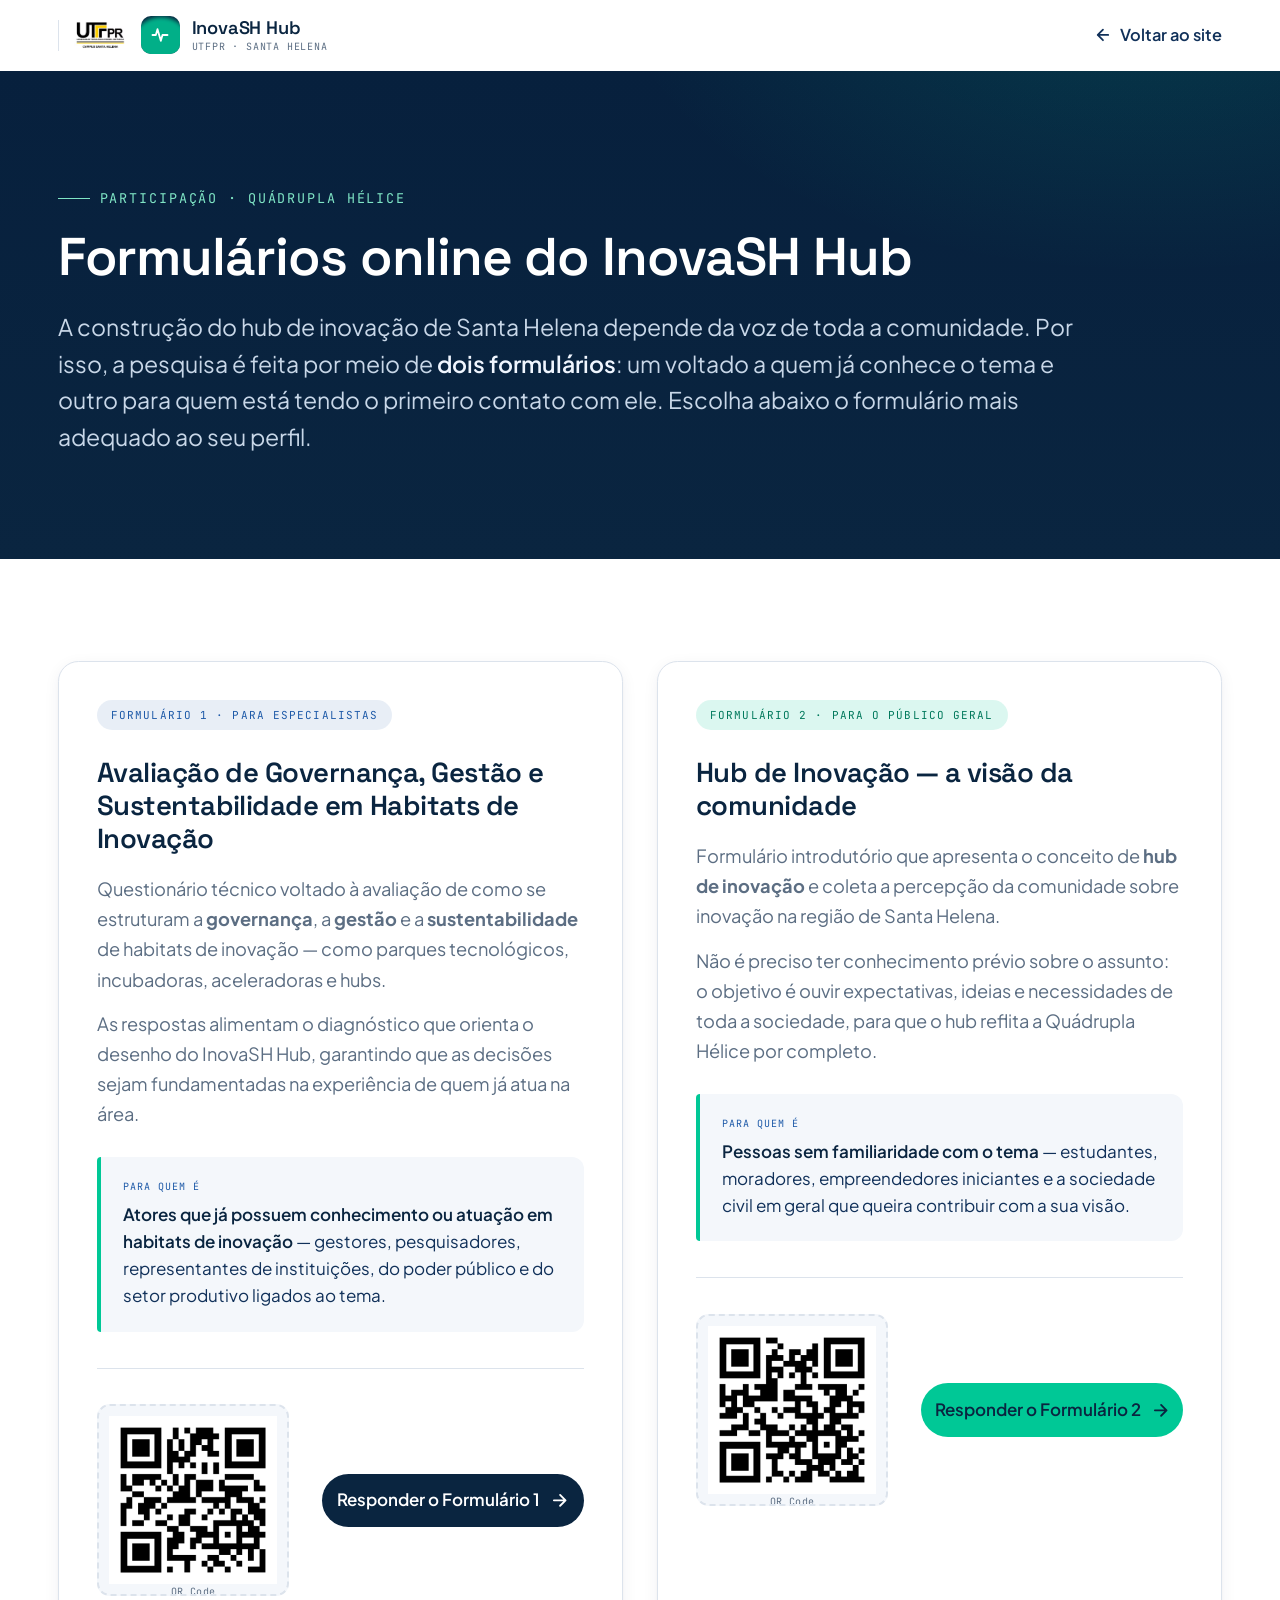
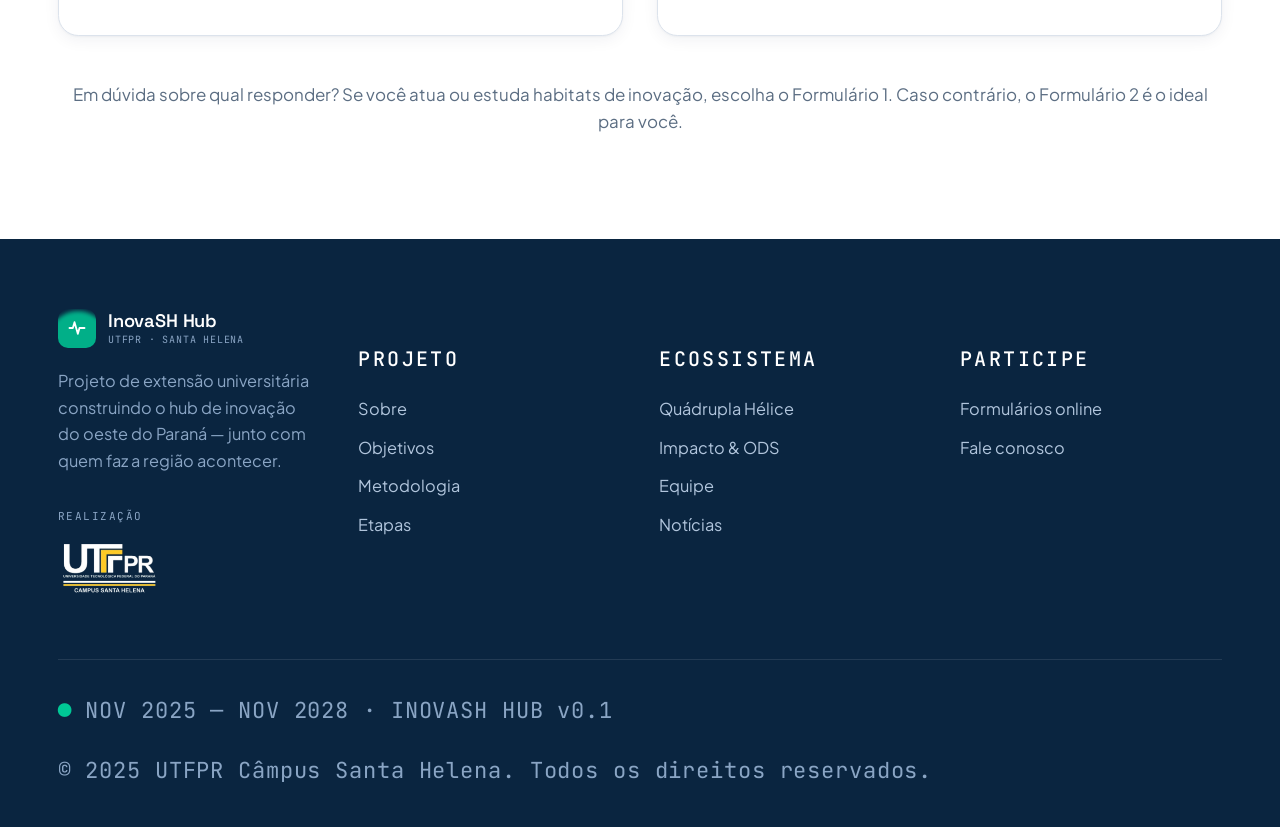
<file: formularios.html>
<!DOCTYPE html>
<html lang="pt-BR">
<head>
<meta charset="UTF-8" />
<meta name="viewport" content="width=device-width, initial-scale=1.0" />
<title>Formulários online — InovaSH Hub | UTFPR Santa Helena</title>
<meta name="description" content="Participe da pesquisa do InovaSH Hub respondendo um dos dois formulários online: avaliação de habitats de inovação (para especialistas) e percepção sobre hub de inovação (para o público geral)." />

<!-- ============================== FONTS ============================== -->
<link rel="preconnect" href="https://fonts.googleapis.com" />
<link rel="preconnect" href="https://fonts.gstatic.com" crossorigin />
<link href="https://fonts.googleapis.com/css2?family=Space+Grotesk:wght@400;500;600;700&family=Plus+Jakarta+Sans:wght@400;500;600;700&family=JetBrains+Mono:wght@400;500&display=swap" rel="stylesheet" />
<link rel="stylesheet" href="style.css" />

</head>
<body>

<!-- ============================== NAV ============================== -->
<header class="nav" id="nav">
  <div class="container nav__inner">
    <div class="nav__brand-group">
        <!-- Logo UTFPR (versão menor) — arquivo esperado: img/utfpr.png -->
      <a href="https://portal.utfpr.edu.br/campus/santahelena" class="nav__utfpr" aria-label="UTFPR" target="_blank" rel="noopener">
        <img src="img/logo_pretoUTFPR.png" alt="UTFPR" onerror="this.parentElement.classList.add('is-empty');this.remove()"/>
      </a>
      <a href="index.html" class="brand" aria-label="InovaSH Hub">
        <span class="brand__mark" aria-hidden="true">
          <svg width="20" height="20" viewBox="0 0 24 24" fill="none" stroke="currentColor" stroke-width="2.2" stroke-linecap="round" stroke-linejoin="round">
            <path d="M3 12h4l2-7 4 14 2-7h6"/>
          </svg>
        </span>
        <span>
          InovaSH Hub
          <small>UTFPR · Santa Helena</small>
        </span>
      </a>
    </div>

    <a class="subnav__back" href="index.html#noticias">
      <svg viewBox="0 0 24 24" fill="none" stroke="currentColor" stroke-width="2.4" stroke-linecap="round" stroke-linejoin="round"><path d="M19 12H5M12 19l-7-7 7-7"/></svg>
      Voltar ao site
    </a>
  </div>
</header>

<main>

<!-- ============================== CABEÇALHO ============================== -->
<section class="formhero">
  <div class="container">
    <span class="eyebrow">Participação · Quádrupla Hélice</span>
    <h1>Formulários online do InovaSH Hub</h1>
    <p>
      A construção do hub de inovação de Santa Helena depende da voz de toda a comunidade.
      Por isso, a pesquisa é feita por meio de <strong style="color:#f0f6ff;font-weight:600;">dois formulários</strong>:
      um voltado a quem já conhece o tema e outro para quem está tendo o primeiro contato com ele.
      Escolha abaixo o formulário mais adequado ao seu perfil.
    </p>
  </div>
</section>

<!-- ============================== FORMULÁRIOS ============================== -->
<section>
  <div class="container">
    <div class="forms__grid">

      <!-- ---------- FORMULÁRIO 1 — ESPECIALISTAS ---------- -->
      <article class="formcard">
        <span class="formcard__pill formcard__pill--exp">Formulário 1 · Para especialistas</span>
        <h2>Avaliação de Governança, Gestão e Sustentabilidade em Habitats de Inovação</h2>

        <p class="formcard__desc">
          Questionário técnico voltado à avaliação de como se estruturam a
          <strong>governança</strong>, a <strong>gestão</strong> e a <strong>sustentabilidade</strong>
          de habitats de inovação — como parques tecnológicos, incubadoras, aceleradoras e hubs.
        </p>
        <p class="formcard__desc">
          As respostas alimentam o diagnóstico que orienta o desenho do InovaSH Hub,
          garantindo que as decisões sejam fundamentadas na experiência de quem já atua na área.
        </p>

        <div class="formcard__who">
          <small>Para quem é</small>
          <strong>Atores que já possuem conhecimento ou atuação em habitats de inovação</strong> —
          gestores, pesquisadores, representantes de instituições, do poder público e do
          setor produtivo ligados ao tema.
        </div>

        <div class="formcard__action">
          <!-- QR CODE — substitua o conteúdo abaixo pela imagem do QR Code.
               Ex.: <img src="qrcode-governanca.png" alt="QR Code do formulário de Governança" /> -->
          <div class="qr">
            <img src="img/forms_1.png" alt="QR Code do formulário sobre Hub de Inovação" />
            <span class="qr__hint">QR Code<br />do Formulário 1<br />(inserir aqui)</span>
          </div>

          <div class="formcard__link">
            <!-- LINK — cole o endereço do formulário entre as aspas do href -->
            <a class="btn btn--primary" href="https://docs.google.com/forms/d/e/1FAIpQLSduwgu96JLA3Uy84Q2C-KdtQw33G4mlJlYAY1cPRyE9aOgEdQ/viewform?usp=publish-editor"
             target="_blank" rel="noopener">
              Responder o Formulário 1
              <svg viewBox="0 0 24 24" fill="none" stroke="currentColor" stroke-width="2.4" stroke-linecap="round" stroke-linejoin="round"><path d="M5 12h14M13 5l7 7-7 7"/></svg>
            </a>
          </div>
        </div>
      </article>

      <!-- ---------- FORMULÁRIO 2 — PÚBLICO GERAL ---------- -->
      <article class="formcard">
        <span class="formcard__pill formcard__pill--geral">Formulário 2 · Para o público geral</span>
        <h2>Hub de Inovação — a visão da comunidade</h2>

        <p class="formcard__desc">
          Formulário introdutório que apresenta o conceito de <strong>hub de inovação</strong>
          e coleta a percepção da comunidade sobre inovação na região de Santa Helena.
        </p>
        <p class="formcard__desc">
          Não é preciso ter conhecimento prévio sobre o assunto: o objetivo é ouvir
          expectativas, ideias e necessidades de toda a sociedade, para que o hub
          reflita a Quádrupla Hélice por completo.
        </p>

        <div class="formcard__who">
          <small>Para quem é</small>
          <strong>Pessoas sem familiaridade com o tema</strong> — estudantes, moradores,
          empreendedores iniciantes e a sociedade civil em geral que queira contribuir
          com a sua visão.
        </div>

        <div class="formcard__action">
          <!-- QR CODE — substitua o conteúdo abaixo pela imagem do QR Code.
               Ex.: <img src="qrcode-hub.png" alt="QR Code do formulário sobre Hub de Inovação" /> -->
          <div class="qr">
            <img src="img/forms_2.png" alt="QR Code do formulário sobre Hub de Inovação" />
            <span class="qr__hint">QR Code<br />do Formulário 2<br />(inserir aqui)</span>
          </div>

          <div class="formcard__link">
            <!-- LINK — cole o endereço do formulário entre as aspas do href -->
            <a class="btn btn--tech" href="https://docs.google.com/forms/d/e/1FAIpQLSdppMgLc-LtBCIql3R4VOv6WSsEuudQ_CSMHSYk94E3H_z7hQ/viewform?usp=publish-editor" 
            target="_blank" rel="noopener">
              Responder o Formulário 2
              <svg viewBox="0 0 24 24" fill="none" stroke="currentColor" stroke-width="2.4" stroke-linecap="round" stroke-linejoin="round"><path d="M5 12h14M13 5l7 7-7 7"/></svg>
            </a>
          </div>
        </div>
      </article>

    </div>

    <p class="forms__note">
      Em dúvida sobre qual responder? Se você atua ou estuda habitats de inovação, escolha o
      Formulário 1. Caso contrário, o Formulário 2 é o ideal para você.
    </p>
  </div>
</section>

</main>

<!-- ============================== FOOTER ============================== -->
<footer>
  <div class="container">
    <div class="footer__grid">
      <div class="footer__brand">
        <a href="index.html" class="brand" style="color:#fff">
          <span class="brand__mark" aria-hidden="true">
            <svg width="20" height="20" viewBox="0 0 24 24" fill="none" stroke="currentColor" stroke-width="2.2" stroke-linecap="round" stroke-linejoin="round"><path d="M3 12h4l2-7 4 14 2-7h6"/></svg>
          </span>
          <span style="color:#fff">
            InovaSH Hub
            <small style="color:#8aa5c4">UTFPR · Santa Helena</small>
          </span>
        </a>
        <p>Projeto de extensão universitária construindo o hub de inovação do oeste do Paraná — junto com quem faz a região acontecer.</p>

        <!-- Logo institucional UTFPR — arquivo esperado: img/utfpr_branca.png (versão branca p/ fundo escuro) -->
        <div class="footer__partner">
          <span class="footer__partner-label">Realização</span>
          <a href="https://www.utfpr.edu.br/campus/santahelena" class="footer__utfpr" aria-label="UTFPR" target="_blank" rel="noopener">
            <img src="img/logo_utfpr.png" alt="UTFPR" onerror="this.parentElement.classList.add('is-empty');this.remove()"/>
          </a>
        </div>
      </div>

      <div>
        <h5>Projeto</h5>
        <ul>
          <li><a href="index.html#sobre">Sobre</a></li>
          <li><a href="index.html#objetivos">Objetivos</a></li>
          <li><a href="index.html#metodologia">Metodologia</a></li>
          <li><a href="index.html#etapas">Etapas</a></li>
        </ul>
      </div>
      <div>
        <h5>Ecossistema</h5>
        <ul>
          <li><a href="index.html#helice">Quádrupla Hélice</a></li>
          <li><a href="index.html#impacto">Impacto &amp; ODS</a></li>
          <li><a href="index.html#equipe">Equipe</a></li>
          <li><a href="index.html#noticias">Notícias</a></li>
        </ul>
      </div>
      <div>
        <h5>Participe</h5>
        <ul>
          <li><a href="formularios.html">Formulários online</a></li>
          <li><a href="index.html#contato">Fale conosco</a></li>
        </ul>
      </div>
    </div>

    <div class="footer__bottom">
      <span><span class="marker">●</span> NOV 2025 — NOV 2028 · INOVASH HUB v0.1</span>
      <span>© 2025 UTFPR Câmpus Santa Helena. Todos os direitos reservados.</span>
    </div>
  </div>
</footer>

<script>
/* navbar ganha borda ao rolar */
const nav = document.getElementById('nav');
window.addEventListener('scroll', () => {
  nav.classList.toggle('scrolled', window.scrollY > 8);
}, { passive: true });
</script>

</body>
</html>
</file>
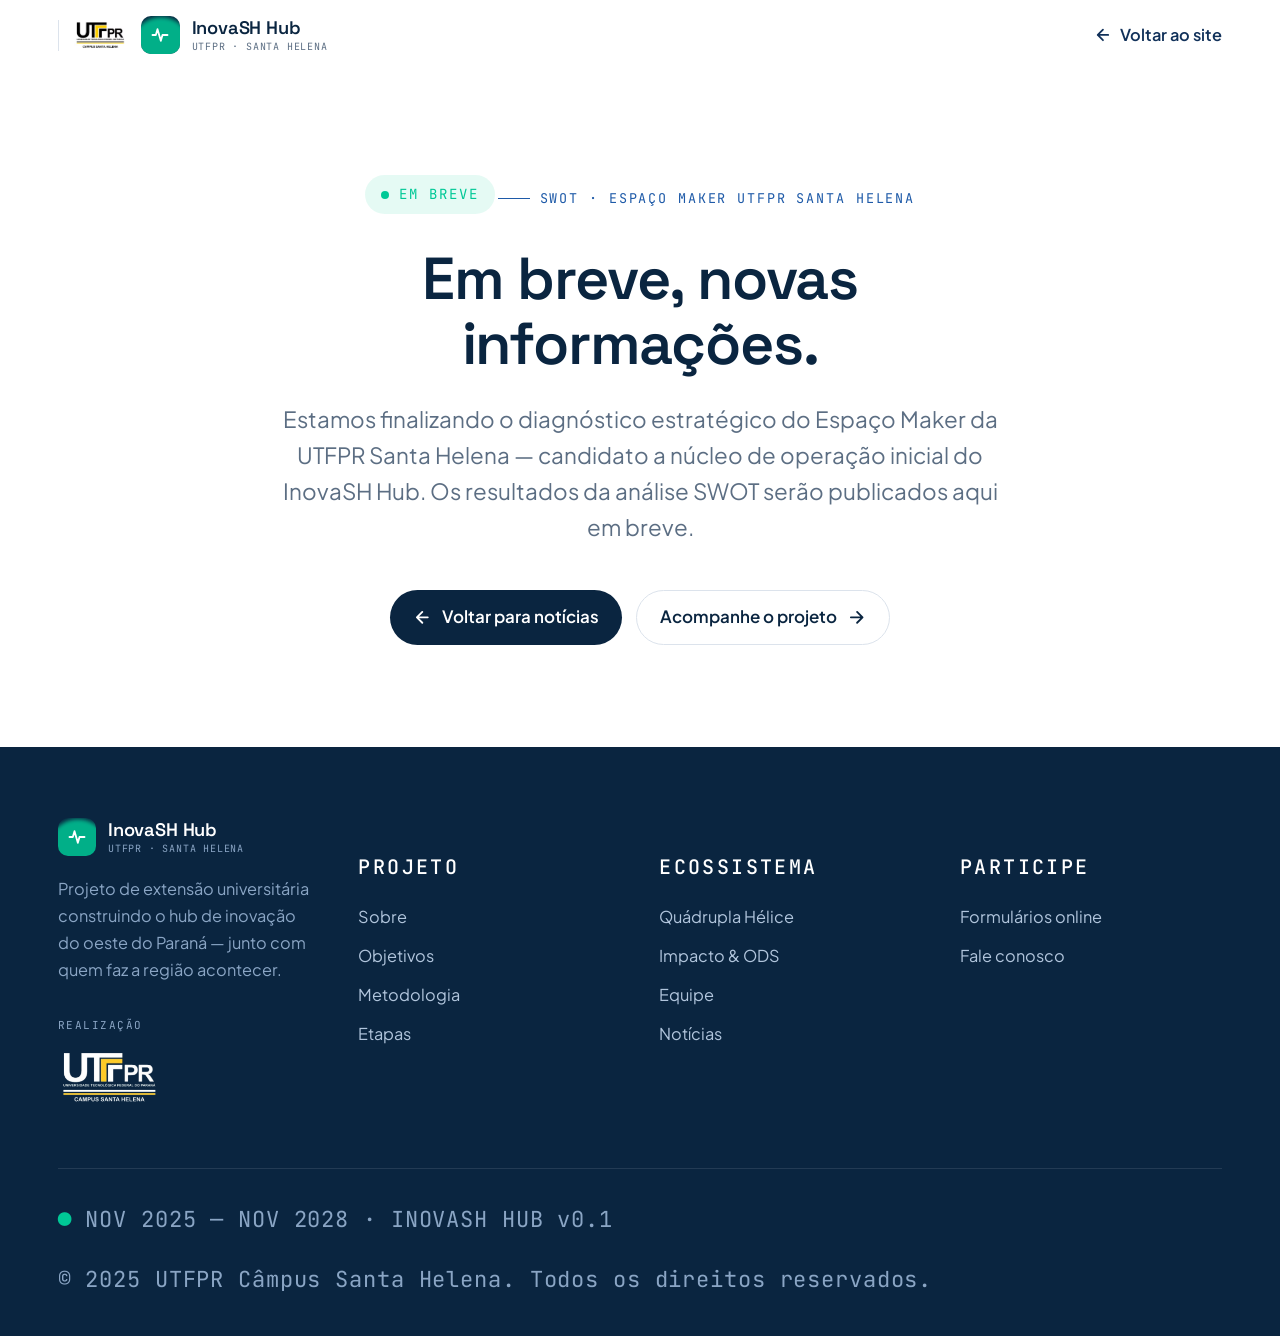
<file: swot.html>
<!DOCTYPE html>
<html lang="pt-BR">
<head>
<meta charset="UTF-8" />
<meta name="viewport" content="width=device-width, initial-scale=1.0" />
<title>SWOT do Espaço Maker — InovaSH Hub | UTFPR Santa Helena</title>
<meta name="description" content="Análise SWOT do Espaço Maker da UTFPR Santa Helena, candidato a núcleo de operação inicial do InovaSH Hub. Em breve, novas informações." />

<!-- ============================== FONTS ============================== -->
<link rel="preconnect" href="https://fonts.googleapis.com" />
<link rel="preconnect" href="https://fonts.gstatic.com" crossorigin />
<link href="https://fonts.googleapis.com/css2?family=Space+Grotesk:wght@400;500;600;700&family=Plus+Jakarta+Sans:wght@400;500;600;700&family=JetBrains+Mono:wght@400;500&display=swap" rel="stylesheet" />
<link rel="stylesheet" href="style.css" />

<style>
  /* ====== layout específico desta página ====== */
  .soon {
    min-height: 60vh;
    display: grid;
    place-items: center;
    text-align: center;
    padding-block: clamp(56px, 8vw, 120px);
  }
  .soon__inner {
    max-width: 720px;
    margin: 0 auto;
  }
  .soon__badge {
    display: inline-flex;
    align-items: center;
    gap: 10px;
    font-family: var(--f-mono);
    font-size: clamp(12px, 0.6vw + 0.4rem, 14px);
    letter-spacing: 0.14em;
    text-transform: uppercase;
    color: var(--tech);
    background: rgba(0, 200, 150, 0.1);
    padding: 8px 16px;
    border-radius: 999px;
    margin-bottom: clamp(20px, 2.5vw, 32px);
  }
  .soon__badge i {
    width: 8px; height: 8px; border-radius: 50%;
    background: var(--tech);
    animation: pulse 1.6s ease-in-out infinite;
  }
  .soon h1 {
    font-size: clamp(2rem, 4vw + 0.5rem, 4.2rem);
    line-height: 1.1;
    margin-bottom: clamp(16px, 2vw, 28px);
  }
  .soon__lede {
    font-size: clamp(1.05rem, 0.7vw + 0.85rem, 1.4rem);
    color: var(--muted);
    line-height: 1.6;
    margin-bottom: clamp(28px, 3.5vw, 44px);
  }
  .soon__ctas {
    display: flex;
    gap: 14px;
    flex-wrap: wrap;
    justify-content: center;
  }
  @media (max-width: 425px) {
    .soon__ctas { flex-direction: column; align-items: stretch; }
    .soon__ctas .btn { width: 100%; justify-content: center; }
  }
</style>

</head>
<body>

<!-- ============================== NAV ============================== -->
<header class="nav" id="nav">
  <div class="container nav__inner">
    <div class="nav__brand-group">
        <!-- Logo UTFPR (versão menor) — arquivo esperado: img/utfpr.png -->
      <a href="https://portal.utfpr.edu.br/campus/santahelena" class="nav__utfpr" aria-label="UTFPR" target="_blank" rel="noopener">
        <img src="img/logo_pretoUTFPR.png" alt="UTFPR" onerror="this.parentElement.classList.add('is-empty');this.remove()"/>
      </a>
      <a href="index.html" class="brand" aria-label="InovaSH Hub">
        <span class="brand__mark" aria-hidden="true">
          <svg width="20" height="20" viewBox="0 0 24 24" fill="none" stroke="currentColor" stroke-width="2.2" stroke-linecap="round" stroke-linejoin="round">
            <path d="M3 12h4l2-7 4 14 2-7h6"/>
          </svg>
        </span>
        <span>
          InovaSH Hub
          <small>UTFPR · Santa Helena</small>
        </span>
      </a>
    </div>

    <a class="subnav__back" href="index.html#noticias">
      <svg viewBox="0 0 24 24" fill="none" stroke="currentColor" stroke-width="2.4" stroke-linecap="round" stroke-linejoin="round"><path d="M19 12H5M12 19l-7-7 7-7"/></svg>
      Voltar ao site
    </a>
  </div>
</header>

<main>

<!-- ============================== CONTEÚDO ============================== -->
<section class="soon">
  <div class="container">
    <div class="soon__inner">
      <span class="soon__badge"><i></i>Em breve</span>
      <span class="eyebrow">SWOT · Espaço Maker UTFPR Santa Helena</span>
      <h1>Em breve, novas informações.</h1>
      <p class="soon__lede">
        Estamos finalizando o diagnóstico estratégico do Espaço Maker da UTFPR Santa Helena —
        candidato a núcleo de operação inicial do InovaSH Hub. Os resultados da análise SWOT
        serão publicados aqui em breve.
      </p>

      <div class="soon__ctas">
        <a class="btn btn--primary" href="index.html#noticias">
          <svg viewBox="0 0 24 24" fill="none" stroke="currentColor" stroke-width="2.4" stroke-linecap="round" stroke-linejoin="round"><path d="M19 12H5M12 19l-7-7 7-7"/></svg>
          Voltar para notícias
        </a>
        <a class="btn btn--ghost" href="index.html#contato">
          Acompanhe o projeto
          <svg viewBox="0 0 24 24" fill="none" stroke="currentColor" stroke-width="2.4" stroke-linecap="round" stroke-linejoin="round"><path d="M5 12h14M13 5l7 7-7 7"/></svg>
        </a>
      </div>
    </div>
  </div>
</section>

</main>

<!-- ============================== FOOTER ============================== -->
<footer>
  <div class="container">
    <div class="footer__grid">
      <div class="footer__brand">
        <a href="index.html" class="brand" style="color:#fff">
          <span class="brand__mark" aria-hidden="true">
            <svg width="20" height="20" viewBox="0 0 24 24" fill="none" stroke="currentColor" stroke-width="2.2" stroke-linecap="round" stroke-linejoin="round"><path d="M3 12h4l2-7 4 14 2-7h6"/></svg>
          </span>
          <span style="color:#fff">
            InovaSH Hub
            <small style="color:#8aa5c4">UTFPR · Santa Helena</small>
          </span>
        </a>
        <p>Projeto de extensão universitária construindo o hub de inovação do oeste do Paraná — junto com quem faz a região acontecer.</p>

        <!-- Logo institucional UTFPR — arquivo esperado: img/utfpr_branca.png (versão branca p/ fundo escuro) -->
        <div class="footer__partner">
          <span class="footer__partner-label">Realização</span>
          <a href="https://www.utfpr.edu.br/campus/santahelena" class="footer__utfpr" aria-label="UTFPR" target="_blank" rel="noopener">
            <img src="img/logo_utfpr.png" alt="UTFPR" onerror="this.parentElement.classList.add('is-empty');this.remove()"/>
          </a>
        </div>
      </div>

      <div>
        <h5>Projeto</h5>
        <ul>
          <li><a href="index.html#sobre">Sobre</a></li>
          <li><a href="index.html#objetivos">Objetivos</a></li>
          <li><a href="index.html#metodologia">Metodologia</a></li>
          <li><a href="index.html#etapas">Etapas</a></li>
        </ul>
      </div>
      <div>
        <h5>Ecossistema</h5>
        <ul>
          <li><a href="index.html#helice">Quádrupla Hélice</a></li>
          <li><a href="index.html#impacto">Impacto &amp; ODS</a></li>
          <li><a href="index.html#equipe">Equipe</a></li>
          <li><a href="index.html#noticias">Notícias</a></li>
        </ul>
      </div>
      <div>
        <h5>Participe</h5>
        <ul>
          <li><a href="formularios.html">Formulários online</a></li>
          <li><a href="index.html#contato">Fale conosco</a></li>
        </ul>
      </div>
    </div>

    <div class="footer__bottom">
      <span><span class="marker">●</span> NOV 2025 — NOV 2028 · INOVASH HUB v0.1</span>
      <span>© 2025 UTFPR Câmpus Santa Helena. Todos os direitos reservados.</span>
    </div>
  </div>
</footer>

<script>
/* navbar ganha borda ao rolar */
const nav = document.getElementById('nav');
window.addEventListener('scroll', () => {
  nav.classList.toggle('scrolled', window.scrollY > 8);
}, { passive: true });
</script>

</body>
</html>
</file>
<file: style.css>
/* ============================================================
   InovaSH Hub — estilos 100% fluidos
   Adapta-se a QUALQUER tela: sem larguras fixas.
   Tipografia escala de verdade com a largura (clamp + vw).
   Container ocupa a tela toda (borda a borda).
   ============================================================ */

/* ============================================================
   TOKENS — variáveis globais
   ============================================================ */
:root {
  --ink:      #0A2540;
  --ink-2:    #11315a;
  --blue:     #1E5AA8;
  --tech:     #00C896;
  --tech-soft:#7FE5C5;
  --paper:    #F4F7FB;
  --paper-2:  #EAF0F7;
  --line:     #DCE3EC;
  --muted:    #5C6E83;
  --white:    #ffffff;

  --f-display: "Space Grotesk", system-ui, sans-serif;
  --f-body:    "Plus Jakarta Sans", system-ui, sans-serif;
  --f-mono:    "JetBrains Mono", ui-monospace, monospace;

  /* espaçamentos fluidos — escalam com a largura da tela */
  --gutter:      clamp(18px, 4.5vw, 96px);
  --section-pad: clamp(56px, 8vw, 140px);
  --nav-h:       clamp(64px, 5.5vw, 86px);
  --radius:      clamp(10px, 1vw, 18px);
  --radius-lg:   clamp(14px, 1.6vw, 26px);

  --shadow-1: 0 1px 2px rgba(10,37,64,.04), 0 4px 16px rgba(10,37,64,.06);
  --shadow-2: 0 20px 60px -20px rgba(10,37,64,.25);
}

/* ============================================================
   RESET
   ============================================================ */
*, *::before, *::after { box-sizing: border-box; }

html {
  scroll-behavior: smooth;
  -webkit-text-size-adjust: 100%;
  scroll-padding-top: calc(var(--nav-h) + 12px);
}

body {
  margin: 0;
  font-family: var(--f-body);
  font-size: clamp(16px, 0.5vw + 0.85rem, 23px);
  line-height: 1.65;
  color: var(--ink);
  background: var(--white);
  -webkit-font-smoothing: antialiased;
  overflow-x: hidden;
}

img, svg { display: block; max-width: 100%; }
a { color: inherit; text-decoration: none; }
button { font: inherit; cursor: pointer; border: none; background: none; color: inherit; }
h1, h2, h3, h4 { font-family: var(--f-display); font-weight: 600; letter-spacing: -0.02em; margin: 0; color: var(--ink); }
p { margin: 0; }
ul { list-style: none; padding: 0; margin: 0; }

/* ============================================================
   LAYOUT — o container ocupa 100% da tela
   ============================================================ */
.container {
  width: 100%;
  margin: 0 auto;
  padding-inline: var(--gutter);
}

section { padding-block: var(--section-pad); position: relative; }

.eyebrow {
  font-family: var(--f-mono);
  font-size: clamp(12px, 0.3vw + 0.6rem, 15px);
  text-transform: uppercase;
  letter-spacing: 0.14em;
  color: var(--blue);
  display: inline-flex;
  align-items: center;
  gap: 10px;
  margin-bottom: clamp(14px, 1.6vw, 24px);
}
.eyebrow::before { content: ""; width: clamp(24px, 2.5vw, 40px); height: 1px; background: var(--blue); flex-shrink: 0; }

.section-title {
  font-size: clamp(2rem, 3.6vw + 0.3rem, 4.75rem);
  line-height: 1.1;
  margin-bottom: clamp(14px, 1.6vw, 24px);
}
.section-lede {
  font-size: clamp(1.09rem, 0.95vw + 0.72rem, 2.0rem);
  color: var(--muted);
  max-width: 65ch;
  line-height: 1.6;
}

/* reveal-on-scroll */
.reveal { opacity: 0; transform: translateY(20px); transition: opacity .7s cubic-bezier(.2,.7,.2,1), transform .7s cubic-bezier(.2,.7,.2,1); }
.reveal.in { opacity: 1; transform: none; }

/* ============================================================
   NAV
   ============================================================ */
.nav {
  position: sticky;
  top: 0;
  z-index: 50;
  backdrop-filter: saturate(140%) blur(14px);
  -webkit-backdrop-filter: saturate(140%) blur(14px);
  background: rgba(255,255,255,.82);
  border-bottom: 1px solid transparent;
  transition: border-color .25s, background .25s;
}
.nav.scrolled { border-bottom-color: var(--line); background: rgba(255,255,255,.96); }

.nav__inner {
  display: flex;
  align-items: center;
  justify-content: space-between;
  gap: clamp(12px, 2vw, 32px);
  height: var(--nav-h);
}

/* marca */
.brand {
  display: flex;
  align-items: center;
  gap: 12px;
  font-family: var(--f-display);
  font-weight: 600;
  font-size: clamp(16px, 0.45vw + 0.78rem, 22px);
  letter-spacing: -0.01em;
  flex-shrink: 0;
}
.brand > span { line-height: 1.15; white-space: nowrap; }
.brand__mark {
  width: clamp(36px, 3vw, 48px);
  height: clamp(36px, 3vw, 48px);
  flex-shrink: 0;
  display: grid; place-items: center;
  border-radius: 10px;
  background: var(--ink); color: var(--white);
  position: relative; overflow: hidden;
}
.brand__mark::after {
  content: "";
  position: absolute;
  inset: auto -30% -60% auto;
  width: 60px; height: 60px;
  background: var(--tech);
  border-radius: 50%;
  filter: blur(2px);
  opacity: .85;
}
.brand__mark svg { position: relative; z-index: 1; }
.brand small {
  display: block;
  font-family: var(--f-mono);
  font-size: clamp(10px, 0.5vw, 12px); color: var(--muted);
  letter-spacing: 0.08em; text-transform: uppercase;
  font-weight: 400; margin-top: 2px;
}

/* grupo: marca InovaSH + logo UTFPR menor (lado a lado) */
.nav__brand-group {
  display: flex;
  align-items: center;
  gap: clamp(10px, 1.2vw, 18px);
  flex-shrink: 0;
}
.nav__utfpr {
  display: inline-flex;
  align-items: center;
  padding-left: clamp(10px, 1.2vw, 18px);
  border-left: 1px solid var(--line);
  flex-shrink: 0;
  transition: opacity .2s;
}
.nav__utfpr:hover { opacity: .75; }
.nav__utfpr img {
  height: clamp(28px, 2.4vw, 38px);
  width: auto;
  display: block;
}
/* placeholder visível enquanto o arquivo da logo não existir */
.nav__utfpr.is-empty {
  width: clamp(60px, 6vw, 90px);
  height: clamp(28px, 2.4vw, 38px);
  border: 1px dashed var(--line);
  border-radius: 6px;
  border-left: 1px dashed var(--line);
  padding-left: 0;
}

/* links */
.nav__links {
  display: flex;
  gap: clamp(14px, 1.8vw, 38px);
  align-items: center;
  flex: 1;
  justify-content: center;
}
.nav__links a {
  font-size: clamp(20px, 0.5vw + 0.6rem, 24px);
  font-weight: 500; color: var(--ink-2);
  transition: color .2s; white-space: nowrap;
}
.nav__links a:hover { color: var(--blue); }

.nav__cta { display: inline-flex; align-items: center; gap: 8px; flex-shrink: 0; }

/* hamburguer — oculto por padrão, vira X quando aberto */
.menu-toggle {
  display: none;
  width: 44px; height: 44px;
  flex-direction: column;
  align-items: center; justify-content: center;
  gap: 5px;
  border-radius: 8px; flex-shrink: 0;
  position: relative; z-index: 60;
  transition: background .2s;
}
.menu-toggle:hover { background: var(--paper); }
.menu-toggle__bar {
  display: block;
  width: 22px; height: 2px;
  background: var(--ink);
  border-radius: 2px;
  transition: transform .3s ease, opacity .2s ease, background .2s;
  transform-origin: center;
}
.menu-toggle.is-open { background: var(--paper); }
.menu-toggle.is-open .menu-toggle__bar:nth-child(1) { transform: translateY(7px) rotate(45deg); }
.menu-toggle.is-open .menu-toggle__bar:nth-child(2) { opacity: 0; transform: scaleX(.4); }
.menu-toggle.is-open .menu-toggle__bar:nth-child(3) { transform: translateY(-7px) rotate(-45deg); }

/* backdrop escuro atrás do drawer */
.nav__backdrop {
  display: none;
  position: fixed;
  inset: 0;
  background: rgba(10, 37, 64, .55);
  backdrop-filter: blur(2px);
  -webkit-backdrop-filter: blur(2px);
  z-index: 38;
  opacity: 0;
  transition: opacity .25s ease;
}
.nav__backdrop.open { opacity: 1; }

/* drawer — sempre presente em mobile (animação via opacity/transform) */
.nav__drawer {
  display: none;
  position: fixed;
  top: var(--nav-h); left: 0; right: 0;
  max-height: calc(100vh - var(--nav-h));
  max-height: calc(100dvh - var(--nav-h));
  background: var(--white);
  flex-direction: column;
  padding: 20px var(--gutter) 28px;
  z-index: 45;
  border-top: 1px solid var(--line);
  box-shadow: 0 24px 48px -16px rgba(10,37,64,.25);
  overflow-y: auto;
  overscroll-behavior: contain;
  transform: translateY(-12px);
  opacity: 0;
  visibility: hidden;
  pointer-events: none;
  transition: transform .3s ease, opacity .25s ease, visibility 0s linear .3s;
}
.nav__drawer.open {
  transform: translateY(0);
  opacity: 1;
  visibility: visible;
  pointer-events: auto;
  transition: transform .3s ease, opacity .25s ease, visibility 0s linear 0s;
}
.nav__drawer a {
  display: block;
  padding: 14px 0;
  font-family: var(--f-display);
  font-weight: 600;
  font-size: clamp(17px, 3.6vw, 22px);
  border-bottom: 1px solid var(--line);
  color: var(--ink);
  transition: color .2s, padding-left .2s;
}
.nav__drawer a:hover { color: var(--blue); padding-left: 4px; }
.nav__drawer .btn {
  margin-top: 20px;
  align-self: stretch;
  justify-content: center;
  border-bottom: none;
  font-size: 16px;
}
.nav__drawer .btn:hover { padding-left: clamp(20px, 1.8vw, 32px); }

/* trava o scroll do body enquanto o drawer está aberto */
body.menu-open { overflow: hidden; }

/* ============================================================
   BOTÕES
   ============================================================ */
.btn {
  display: inline-flex;
  align-items: center;
  gap: 10px;
  padding: clamp(12px, 1vw, 18px) clamp(20px, 1.8vw, 32px);
  border-radius: 999px;
  font-weight: 600;
  font-size: clamp(15px, 0.35vw + 0.78rem, 18.5px);
  font-family: var(--f-body);
  transition: transform .15s ease, box-shadow .25s ease, background .2s, color .2s;
  white-space: nowrap;
}
.btn:active { transform: translateY(1px); }
.btn--primary { background: var(--ink); color: var(--white); }
.btn--primary:hover { background: var(--ink-2); box-shadow: var(--shadow-2); }
.btn--tech { background: var(--tech); color: var(--ink); }
.btn--tech:hover { background: #00b386; box-shadow: 0 12px 32px -12px rgba(0,200,150,.5); }
.btn--ghost { background: transparent; color: var(--ink); border: 1px solid var(--line); }
.btn--ghost:hover { border-color: var(--ink); }
.btn--link { padding: 0; background: none; color: var(--blue); font-weight: 600; }
.btn--link:hover { color: var(--ink); }
.btn--sm { padding: 10px 18px; font-size: clamp(14px, 0.3vw + 0.72rem, 16px); }
.btn svg { width: 1.1em; height: 1.1em; flex-shrink: 0; }

/* ============================================================
   HERO
   ============================================================ */
.hero {
  position: relative;
  overflow: hidden;
  padding-top: clamp(48px, 6vw, 130px);
  padding-bottom: clamp(60px, 9vw, 150px);
  background:
    radial-gradient(1200px 600px at 88% -10%, rgba(0,200,150,.18), transparent 60%),
    radial-gradient(900px 500px at -10% 110%, rgba(30,90,168,.18), transparent 55%),
    linear-gradient(180deg, #07203d 0%, #0A2540 50%, #0d2c4f 100%);
  color: var(--white);
}
.hero h1, .hero h2, .hero h3 { color: var(--white); }

.hero__grid {
  display: grid;
  grid-template-columns: 1.15fr .85fr;
  gap: clamp(32px, 5vw, 90px);
  align-items: center;
}

.hero__tag {
  display: inline-flex;
  align-items: center;
  gap: 10px;
  padding: 8px 16px 8px 8px;
  background: rgba(255,255,255,.08);
  border: 1px solid rgba(255,255,255,.14);
  border-radius: 999px;
  font-family: var(--f-mono);
  font-size: clamp(12px, 0.3vw + 0.62rem, 16px);
  letter-spacing: 0.06em;
  color: #cfe3f7;
  margin-bottom: clamp(18px, 2.2vw, 32px);
  flex-wrap: wrap;
}
.hero__tag span:first-child {
  background: var(--tech); color: var(--ink);
  padding: 4px 12px; border-radius: 999px;
  font-weight: 600; font-family: var(--f-body);
  letter-spacing: 0; font-size: 0.9em;
}

.hero h1 {
  font-size: clamp(2.25rem, 6.25vw, 7.5rem);
  line-height: 1;
  letter-spacing: -0.035em;
  margin-bottom: clamp(18px, 2.2vw, 34px);
  word-break: break-word;
}
.hero h1 em {
  font-style: normal;
  background: linear-gradient(90deg, var(--tech) 0%, var(--tech-soft) 100%);
  -webkit-background-clip: text;
  background-clip: text;
  color: transparent;
}

.hero__lede {
  font-size: clamp(1.05rem, 0.95vw + 0.72rem, 1.9rem);
  line-height: 1.55;
  color: #c8d7e8;
  max-width: 56ch;
  margin-bottom: clamp(28px, 3.2vw, 44px);
}
.hero__ctas { display: flex; flex-wrap: wrap; gap: 14px; }

.hero__meta {
  margin-top: clamp(32px, 4vw, 64px);
  display: grid;
  grid-template-columns: repeat(auto-fit, minmax(min(170px, 100%), 1fr));
  gap: clamp(14px, 1.6vw, 22px);
  max-width: 620px;
  border-top: 1px solid rgba(255,255,255,.14);
  padding-top: clamp(20px, 2.2vw, 32px);
}
.hero__meta div span {
  display: block;
  font-family: var(--f-mono); font-size: clamp(11px, 0.5vw, 13px);
  letter-spacing: 0.1em; text-transform: uppercase;
  color: #8aa5c4; margin-bottom: 6px;
}
.hero__meta div strong {
  font-family: var(--f-display); font-weight: 500;
  font-size: clamp(16px, 0.5vw + 0.8rem, 21px); color: #f0f6ff;
}

/* visual animado */
.hero__visual {
  position: relative;
  aspect-ratio: 1 / 1;
  width: 100%;
  max-width: 560px;
  margin-left: auto;
}
.hero__orb {
  position: absolute; inset: 8%;
  border-radius: 50%;
  background:
    radial-gradient(circle at 30% 30%, rgba(127,229,197,.45), transparent 55%),
    radial-gradient(circle at 70% 70%, rgba(30,90,168,.55), transparent 60%),
    conic-gradient(from 140deg at 50% 50%, #0a2540, #1E5AA8, #00C896, #0a2540);
  filter: blur(.4px);
  box-shadow: 0 60px 120px -40px rgba(0,200,150,.4), inset 0 0 60px rgba(255,255,255,.06);
  animation: orb 24s linear infinite;
}
@keyframes orb { to { transform: rotate(360deg); } }

.hero__ring { position: absolute; inset: 0; border-radius: 50%; border: 1px dashed rgba(255,255,255,.18); }
.hero__ring--2 { inset: 12%; border-style: solid; border-color: rgba(255,255,255,.08); }
.hero__ring--3 { inset: 24%; }

.hero__chips { position: absolute; inset: 0; pointer-events: none; }
.hero__chip {
  position: absolute;
  background: rgba(255,255,255,.06);
  border: 1px solid rgba(255,255,255,.14);
  backdrop-filter: blur(8px);
  -webkit-backdrop-filter: blur(8px);
  padding: 12px 16px; border-radius: 12px;
  font-family: var(--f-mono); font-size: clamp(11px, 0.6vw, 14px);
  color: #f0f6ff; letter-spacing: 0.03em;
  display: flex; align-items: center; gap: 8px;
  white-space: nowrap;
  animation: float 6s ease-in-out infinite;
}
.hero__chip i {
  width: 8px; height: 8px; border-radius: 50%;
  background: var(--tech); box-shadow: 0 0 0 4px rgba(0,200,150,.18);
  flex-shrink: 0;
}
.hero__chip:nth-child(1) { top: 6%;    left: -4%;  animation-delay: 0s; }
.hero__chip:nth-child(2) { top: 32%;   right: -8%; animation-delay: 1.5s; }
.hero__chip:nth-child(3) { bottom: 22%;left: -8%;  animation-delay: 3s; }
.hero__chip:nth-child(4) { bottom: 4%; right: 4%;  animation-delay: 4.5s; }
.hero__chip:nth-child(2) i, .hero__chip:nth-child(4) i { background: var(--tech-soft); box-shadow: 0 0 0 4px rgba(127,229,197,.18); }

@keyframes float {
  0%, 100% { transform: translateY(0); }
  50%       { transform: translateY(-10px); }
}

/* ============================================================
   PARTNERS STRIP
   ============================================================ */
.partners {
  background: var(--ink); color: #b8cbe1;
  padding: clamp(16px, 1.8vw, 30px) 0;
  border-top: 1px solid rgba(255,255,255,.08);
  overflow: hidden;
}
.partners__row {
  display: flex; align-items: center;
  gap: clamp(10px, 2.5vw, 56px);
  font-family: var(--f-mono);
  font-size: clamp(15px, 0.9vw, 19px);
  letter-spacing: 0.14em; text-transform: uppercase;
  flex-wrap: wrap; justify-content: center;
}
.partners__row span { white-space: nowrap; }
.partners__row span.dot { color: var(--tech); }

/* ============================================================
   SOBRE
   ============================================================ */
.about__grid {
  display: grid;
  grid-template-columns: repeat(auto-fit, minmax(min(400px, 100%), 1fr));
  gap: clamp(28px, 4vw, 90px);
  align-items: start;
}
.about__body p { font-size: clamp(1.05rem, 0.7vw + 0.82rem, 1.6rem); color: #2c425b; line-height: 1.7; }
.about__body p + p { margin-top: clamp(16px, 1.6vw, 24px); }

.callout {
  margin-top: clamp(24px, 2.8vw, 40px);
  padding: clamp(18px, 2.2vw, 32px);
  background: var(--paper);
  border-left: 4px solid var(--tech);
  border-radius: 4px 12px 12px 4px;
}
.callout strong { color: var(--ink); font-weight: 600; }
.callout small {
  display: block; font-family: var(--f-mono);
  font-size: clamp(11px, 0.5vw, 13px); text-transform: uppercase;
  letter-spacing: 0.1em; color: var(--blue); margin-bottom: 6px;
}

/* ============================================================
   OBJETIVOS
   ============================================================ */
.objectives { background: var(--paper); }

.objectives__head {
  display: flex;
  flex-wrap: wrap;
  align-items: flex-end;
  justify-content: space-between;
  gap: clamp(20px, 3vw, 48px);
  margin-bottom: clamp(32px, 4vw, 64px);
}

.bigobj {
  background: var(--ink); color: var(--white);
  border-radius: var(--radius-lg);
  padding: clamp(28px, 4vw, 72px);
  margin-bottom: clamp(20px, 2.5vw, 36px);
  display: flex;
  flex-wrap: wrap;
  gap: clamp(20px, 3.5vw, 56px);
  align-items: center;
  position: relative; overflow: hidden;
}
.bigobj::after {
  content: "";
  position: absolute; right: -100px; top: -100px;
  width: 360px; height: 360px;
  background: radial-gradient(circle, rgba(0,200,150,.4), transparent 60%);
  pointer-events: none;
}
.bigobj__label {
  font-family: var(--f-mono); font-size: clamp(11px, 0.5vw, 14px);
  letter-spacing: 0.15em; text-transform: uppercase;
  color: var(--tech); margin-bottom: 14px; display: block;
}
.bigobj h3 {
  color: var(--white);
  font-size: clamp(1.4rem, 1.5vw + 0.7rem, 3rem);
  line-height: 1.25; font-weight: 500;
  flex: 1 1 340px;
}
.bigobj__num {
  font-family: var(--f-display);
  font-size: clamp(3.5rem, 1rem + 6.5vw, 9.5rem);
  font-weight: 600; line-height: 1; color: var(--white);
  letter-spacing: -0.04em; position: relative; z-index: 1; flex-shrink: 0;
}

.obj-grid {
  display: grid;
  grid-template-columns: repeat(auto-fit, minmax(min(320px, 100%), 1fr));
  gap: clamp(14px, 1.6vw, 24px);
}
.obj-card {
  background: var(--white); border: 1px solid var(--line);
  border-radius: var(--radius);
  padding: clamp(24px, 2.8vw, 44px);
  transition: transform .25s, box-shadow .25s, border-color .25s;
}
.obj-card:hover { transform: translateY(-4px); border-color: transparent; box-shadow: var(--shadow-2); }
.obj-card__num {
  font-family: var(--f-mono); font-size: clamp(15px, 0.7vw, 17px);
  color: var(--blue); letter-spacing: 0.1em;
  margin-bottom: clamp(16px, 2.2vw, 32px); display: block;
}
.obj-card h4 { font-size: clamp(1.2rem, 0.7vw + 0.85rem, 1.8rem); line-height: 1.35; margin-bottom: 12px; font-weight: 600; }
.obj-card p { color: var(--muted); font-size: clamp(17px, 0.38vw + 0.85rem, 20px); line-height: 1.8; }

/* ============================================================
   METODOLOGIA
   ============================================================ */
.method__grid {
  display: grid;
  grid-template-columns: repeat(auto-fit, minmax(min(440px, 100%), 1fr));
  gap: clamp(28px, 3.5vw, 72px);
  align-items: start;
}

/* Matriz LFM — sempre em formato de tabela 4 colunas, em qualquer dispositivo */
.lfm {
  background: var(--paper); border-radius: var(--radius-lg);
  padding: 8px; border: 1px solid var(--line);
  overflow-x: auto;
  -webkit-overflow-scrolling: touch;
}
.lfm__head {
  display: grid; grid-template-columns: repeat(4, minmax(0, 1fr));
  gap: 4px; margin-bottom: 4px;
}
.lfm__cell {
  background: var(--white);
  padding: clamp(12px, 1.4vw, 20px);
  border-radius: 10px;
  font-family: var(--f-mono);
  font-size: clamp(16px, 0.4vw + 0.5rem, 19px);
  text-transform: uppercase; letter-spacing: 0.08em; color: var(--muted);
  min-width: 0;
  overflow-wrap: anywhere;
  word-break: break-word;
}
.lfm__cell--h { background: var(--ink); color: var(--white); font-weight: 600; }
.lfm__row {
  display: grid; grid-template-columns: repeat(4, minmax(0, 1fr));
  gap: 4px; margin-bottom: 4px;
}
.lfm__row .lfm__cell {
  background: var(--white); font-family: var(--f-body);
  text-transform: none; letter-spacing: 0; color: var(--ink);
  font-size: clamp(18px, 0.3vw + 0.7rem, 21px); line-height: 1.5;
}
.lfm__cell strong { display: block; font-weight: 600; margin-bottom: 4px; }
.lfm__cell span { color: var(--muted); font-size: 0.88em; }

.method-status {
  margin-top: clamp(20px, 2.4vw, 32px);
  display: grid;
  grid-template-columns: repeat(auto-fit, minmax(min(220px, 100%), 1fr));
  gap: 14px;
}
.method-status__card {
  background: var(--white); border: 1px solid var(--line);
  padding: clamp(18px, 2vw, 28px); border-radius: 12px;
}
.method-status__card .pill {
  display: inline-flex; align-items: center; gap: 6px;
  font-family: var(--f-mono); font-size: clamp(15.5px, 0.9vw, 20.5px);
  letter-spacing: 0.1em; text-transform: uppercase;
  color: var(--tech); background: rgba(0,200,150,.1);
  padding: 5px 12px; border-radius: 999px; margin-bottom: 12px;
}
.method-status__card .pill i {
  width: 6px; height: 6px; border-radius: 50%;
  background: var(--tech); animation: pulse 1.6s ease-in-out infinite;
}
@keyframes pulse { 0%, 100% { opacity: 1; transform: scale(1); } 50% { opacity: .4; transform: scale(.8); } }
.method-status__card strong { display: block; font-family: var(--f-display); font-weight: 600; font-size: clamp(15px, 0.4vw + 0.78rem, 19px); margin-bottom: 4px; }
.method-status__card span { font-size: clamp(17.5px, 0.3vw + 0.76rem, 19px); color: var(--muted); }

/* ============================================================
   TIMELINE / ETAPAS
   ============================================================ */
.timeline { background: var(--ink); color: var(--white); overflow: hidden; }
.timeline h2 { color: var(--white); }
.timeline .section-lede { color: #98b2cd; }
.timeline .eyebrow { color: var(--tech-soft); }
.timeline .eyebrow::before { background: var(--tech-soft); }

.tl {
  margin-top: clamp(36px, 4.5vw, 64px);
  display: grid;
  grid-template-columns: repeat(5, minmax(0,1fr));
  gap: clamp(12px, 1.6vw, 24px);
  position: relative;
}
.tl::before {
  content: "";
  position: absolute;
  top: 28px; left: 24px; right: 24px; height: 1px;
  background: linear-gradient(90deg, transparent, rgba(255,255,255,.2) 8%, rgba(255,255,255,.2) 92%, transparent);
}

.tl__step { position: relative; padding-top: 64px; }
.tl__dot {
  position: absolute; top: 18px; left: 0;
  width: 20px; height: 20px; border-radius: 50%;
  background: var(--tech); box-shadow: 0 0 0 6px rgba(0,200,150,.18);
}
.tl__dot::after { content: ""; position: absolute; inset: 6px; background: var(--ink); border-radius: 50%; }
.tl__step--active .tl__dot { background: var(--tech-soft); }
.tl__step--active .tl__dot::after { background: transparent; }

.tl__num { font-family: var(--f-mono); font-size: clamp(11px, 0.5vw, 13px); letter-spacing: 0.15em; color: #8aa5c4; text-transform: uppercase; }
.tl__step h4 { color: var(--white); font-size: clamp(1.1rem, 0.5vw + 0.85rem, 1.6rem); line-height: 1.3; margin: 10px 0; font-weight: 600; }
.tl__step p { font-size: clamp(17px, 0.3vw + 0.8rem, 19.5px); color: #b1c5dc; line-height: 1.55; }
.tl__tag {
  display: inline-block; margin-top: 14px;
  font-family: var(--f-mono); font-size: clamp(12.5px, 0.5vw, 14.5px); letter-spacing: 0.1em;
  color: var(--tech-soft); border: 1px solid rgba(127,229,197,.4);
  padding: 4px 10px; border-radius: 999px; text-transform: uppercase;
}

/* ============================================================
   QUÁDRUPLA HÉLICE
   ============================================================ */
.helix__grid {
  display: grid;
  grid-template-columns: repeat(auto-fit, minmax(min(360px, 100%), 1fr));
  gap: clamp(14px, 1.6vw, 24px);
  margin-top: clamp(32px, 4vw, 64px);
}
.helix-card {
  border-radius: var(--radius-lg);
  padding: clamp(24px, 3vw, 48px);
  display: flex; flex-direction: column; justify-content: space-between;
  min-height: clamp(220px, 24vw, 320px);
  transition: transform .3s, box-shadow .3s;
  isolation: isolate; position: relative; overflow: hidden;
}
.helix-card:hover { transform: translateY(-4px); box-shadow: var(--shadow-2); }
.helix-card--1 { background: linear-gradient(140deg, #0A2540 0%, #1E5AA8 100%); color: var(--white); }
.helix-card--2 { background: linear-gradient(140deg, #1E5AA8 0%, #00C896 100%); color: var(--white); }
.helix-card--3 { background: linear-gradient(140deg, #00C896 0%, #017155 100% );color: var(--white); }
.helix-card--4 { background: linear-gradient(140deg, #017155 0%, #0A2540 100%); color: var(--white); }

.helix-card__top {
  display: flex; align-items: center; justify-content: space-between;
  margin-bottom: clamp(24px, 3.5vw, 64px);
}
.helix-card__icon {
  width: clamp(48px, 4vw, 64px); height: clamp(48px, 4vw, 64px);
  border-radius: 12px;
  display: grid; place-items: center;
  background: rgba(255,255,255,.14); border: 1px solid rgba(255,255,255,.18);
  flex-shrink: 0;
}
.helix-card--3 .helix-card__icon, .helix-card--4 .helix-card__icon {
  background: var(--ink); border-color: var(--ink); color: var(--white);
}
.helix-card__icon svg { width: 45%; height: 45%; }
.helix-card__num { font-family: var(--f-mono); font-size: clamp(12px, 0.5vw, 15px); letter-spacing: 0.1em; opacity: .6; }
.helix-card h4 { color: inherit; font-size: clamp(1.5rem, 1.1vw + 0.85rem, 2.6rem); line-height: 1.2; margin-bottom: 12px; }
.helix-card p { font-size: clamp(19px, 0.35vw + 0.82rem, 21px); line-height: 1.55; opacity: .85; }

/* ============================================================
   STATUS ATUAL
   ============================================================ */
.status { background: var(--paper); }

.status__grid {
  display: grid;
  grid-template-columns: repeat(auto-fit, minmax(min(420px, 100%), 1fr));
  gap: clamp(14px, 1.6vw, 24px);
  margin-top: clamp(32px, 4vw, 64px);
}
.status-card {
  background: var(--white); border-radius: var(--radius-lg);
  padding: clamp(20px, 2.6vw, 40px);
  border: 1px solid var(--line);
  display: grid; grid-template-columns: auto 1fr;
  gap: clamp(18px, 2.2vw, 36px); align-items: start;
}
.status-card__chart { width: clamp(80px, 7vw, 120px); height: clamp(80px, 7vw, 120px); position: relative; flex-shrink: 0; }
.status-card__chart svg { width: 100%; height: 100%; transform: rotate(-90deg); }
.status-card__chart .bg { fill: none; stroke: var(--paper-2); stroke-width: 8; }
.status-card__chart .fg { fill: none; stroke: var(--tech); stroke-width: 8; stroke-linecap: round; transition: stroke-dashoffset 1.4s ease; }
.status-card__chart .lbl {
  position: absolute; inset: 0;
  display: grid; place-items: center;
  font-family: var(--f-display); font-weight: 600; font-size: clamp(16px, 1.4vw, 22px); color: var(--ink);
}
.status-card .pill {
  display: inline-flex; align-items: center; gap: 8px;
  font-family: var(--f-mono); font-size: clamp(11px, 0.5vw, 13px); letter-spacing: 0.1em; text-transform: uppercase;
  color: var(--tech); background: rgba(0,200,150,.1);
  padding: 6px 14px; border-radius: 999px; margin-bottom: 14px;
}
.status-card .pill i { width: 6px; height: 6px; border-radius: 50%; background: var(--tech); animation: pulse 1.6s ease-in-out infinite; }
.status-card h4 { font-size: clamp(1.2rem, 0.7vw + 0.85rem, 1.8rem); line-height: 1.3; margin-bottom: 10px; }
.status-card p { color: var(--muted); font-size: clamp(17px, 0.35vw + 0.82rem, 20.5px); }

/* ============================================================
   EQUIPE
   ============================================================ */
.team__grid {
  display: grid;
  grid-template-columns: repeat(auto-fit, minmax(min(230px, 100%), 1fr));
  gap: clamp(12px, 1.4vw, 22px);
  margin-top: clamp(32px, 4vw, 64px);
}
.member {
  background: var(--white); border: 1px solid var(--line);
  border-radius: var(--radius); overflow: hidden;
  transition: transform .25s, box-shadow .25s, border-color .25s;
}
.member:hover { transform: translateY(-3px); box-shadow: var(--shadow-2); border-color: transparent; }
.member__photo {
  aspect-ratio: 4/5;
  background: repeating-linear-gradient(135deg, var(--paper) 0 8px, var(--paper-2) 8px 16px);
  position: relative; display: grid; place-items: center;
  color: var(--ink); font-family: var(--f-display);
  font-weight: 600; font-size: clamp(2rem, 3vw, 3rem); letter-spacing: -0.02em;
  overflow: hidden;
}
.member__avatar {
  position: absolute; inset: 0;
  width: 100%; height: 100%;
  object-fit: cover; object-position: center;
  display: block;
}
.member__photo::after {
  content: attr(data-role);
  position: absolute; top: 14px; left: 14px;
  font-family: var(--f-mono); font-size: clamp(15px, 0.5vw, 20px);
  letter-spacing: 0.08em; text-transform: uppercase;
  background: var(--white); padding: 4px 9px;
  border-radius: 4px; color: var(--blue); font-weight: 500;
}
.member__info { padding: clamp(16px, 1.8vw, 26px); }
.member__info strong { display: block; font-family: var(--f-display); font-weight: 600; font-size: clamp(15px, 0.4vw + 0.78rem, 22px); line-height: 1.3; margin-bottom: 5px; }
.member__info span { font-size: clamp(13px, 0.3vw + 0.72rem, 16px); color: var(--muted); }

/* ============================================================
   IMPACTO / ODS
   ============================================================ */
.impact { background: var(--ink); color: var(--white); overflow: hidden; }
.impact h2 { color: var(--white); }
.impact .eyebrow { color: var(--tech-soft); }
.impact .eyebrow::before { background: var(--tech-soft); }
.impact .section-lede { color: #98b2cd; }

.impact-grid {
  display: grid;
  grid-template-columns: repeat(auto-fit, minmax(min(240px, 100%), 1fr));
  gap: 0;
  margin-top: clamp(32px, 4vw, 64px);
  border-top: 1px solid rgba(255,255,255,.12);
  border-bottom: 1px solid rgba(255,255,255,.12);
}
.impact-num { padding: clamp(28px, 3.4vw, 48px) 0; }
.impact-num + .impact-num { border-left: 1px solid rgba(255,255,255,.12); padding-left: clamp(20px, 2.5vw, 40px); }
.impact-num span { font-family: var(--f-mono); font-size: clamp(11px, 0.5vw, 13px); letter-spacing: 0.12em; text-transform: uppercase; color: #8aa5c4; display: block; margin-bottom: clamp(12px, 1.6vw, 22px); }
.impact-num strong { font-family: var(--f-display); font-size: clamp(3.5rem, 1rem + 5.5vw, 8rem); font-weight: 600; letter-spacing: -0.04em; line-height: 0.95; display: block; }
.impact-num strong em { font-style: normal; color: var(--tech); margin-left: 4px; font-size: 0.6em; }
.impact-num small { color: #98b2cd; font-size: clamp(13px, 0.3vw + 0.72rem, 16px); }

.sdgs { margin-top: clamp(36px, 5vw, 72px); }
.sdgs__label { font-family: var(--f-mono); font-size: clamp(11px, 0.5vw, 13px); letter-spacing: 0.12em; text-transform: uppercase; color: #8aa5c4; margin-bottom: 22px; }
.sdgs__list {
  display: grid;
  grid-template-columns: repeat(auto-fit, minmax(min(300px, 100%), 1fr));
  gap: clamp(12px, 1.4vw, 20px);
}
.sdg {
  display: flex; align-items: center; gap: clamp(14px, 1.6vw, 24px);
  padding: clamp(16px, 2vw, 30px);
  background: rgba(255,255,255,.04); border: 1px solid rgba(255,255,255,.1);
  border-radius: var(--radius);
}
.sdg__badge {
  width: clamp(48px, 4.5vw, 68px); height: clamp(48px, 4.5vw, 68px);
  border-radius: 10px;
  display: grid; place-items: center;
  font-family: var(--f-display); font-weight: 700;
  font-size: clamp(17px, 1.6vw, 24px); color: var(--white); flex-shrink: 0;
}
.sdg--9  .sdg__badge { background: #fd6925; }
.sdg--11 .sdg__badge { background: #f99d26; }
.sdg--17 .sdg__badge { background: #19486a; }
.sdg__txt strong { display: block; font-family: var(--f-display); font-weight: 600; font-size: clamp(14px, 0.4vw + 0.76rem, 18px); }
.sdg__txt span { color: #b1c5dc; font-size: clamp(12.5px, 0.3vw + 0.7rem, 15.5px); }

/* ============================================================
   NOTÍCIAS
   ============================================================ */
.news__grid {
  display: grid;
  grid-template-columns: repeat(auto-fit, minmax(min(340px, 100%), 1fr));
  gap: clamp(14px, 1.6vw, 26px);
  margin-top: clamp(32px, 4vw, 64px);
}
.post {
  background: var(--white); border: 1px solid var(--line);
  border-radius: var(--radius); overflow: hidden;
  transition: transform .25s, box-shadow .25s, border-color .25s;
  display: flex; flex-direction: column;
}
.post:hover { transform: translateY(-4px); box-shadow: var(--shadow-2); border-color: transparent; }
.post__cover {
  aspect-ratio: 16/10;
  position: relative; display: grid; place-items: center; overflow: hidden;
}
.post__cover--1 { background: linear-gradient(140deg, #0A2540, #1E5AA8); }
.post__cover--2 { background: linear-gradient(140deg, #1E5AA8, #00C896); }
.post__cover--3 { background: linear-gradient(140deg, #0A2540, #00C896); }
.post__cover svg { position: absolute; inset: 0; width: 100%; height: 100%; opacity: .25; }
.post__cover .tag {
  position: relative;
  font-family: var(--f-mono); font-size: clamp(11px, 0.5vw, 13px); letter-spacing: 0.12em;
  text-transform: uppercase; color: var(--white);
  border: 1px solid rgba(255,255,255,.4); background: rgba(255,255,255,.06);
  backdrop-filter: blur(8px); padding: 6px 14px; border-radius: 999px;
}
.post__body { padding: clamp(20px, 2.4vw, 38px); flex: 1; display: flex; flex-direction: column; }
.post__date { font-family: var(--f-mono); font-size: clamp(11px, 0.5vw, 13px); color: var(--muted); letter-spacing: 0.08em; text-transform: uppercase; margin-bottom: 12px; }
.post__body h4 { font-size: clamp(1.2rem, 0.6vw + 0.88rem, 1.65rem); line-height: 1.35; margin-bottom: 12px; }
.post__body p { color: var(--muted); font-size: clamp(15px, 0.35vw + 0.82rem, 18.5px); flex: 1; margin-bottom: 18px; }
.post__more {
  font-family: var(--f-mono); font-size: clamp(12px, 0.5vw, 14px); color: var(--blue);
  letter-spacing: 0.06em; text-transform: uppercase;
  display: inline-flex; align-items: center; gap: 6px; font-weight: 600;
}

/* ============================================================
   CONTATO
   ============================================================ */
.contact { background: var(--paper); }

.contact__grid {
  display: grid;
  grid-template-columns: repeat(auto-fit, minmax(min(380px, 100%), 1fr));
  gap: clamp(28px, 4vw, 90px);
  margin-top: clamp(32px, 4vw, 64px);
  align-items: start;
}
.contact__form {
  background: var(--white); border: 1px solid var(--line);
  border-radius: var(--radius-lg);
  padding: clamp(22px, 3vw, 52px);
}
.contact__form label {
  display: block; font-family: var(--f-mono);
  font-size: clamp(11px, 0.5vw, 13px); letter-spacing: 0.1em;
  text-transform: uppercase; color: var(--blue); margin-bottom: 8px;
}
.contact__form input,
.contact__form select,
.contact__form textarea {
  width: 100%; padding: clamp(12px, 1.2vw, 18px) clamp(14px, 1.4vw, 20px);
  border: 1px solid var(--line); border-radius: 10px;
  font: inherit; background: var(--white); color: var(--ink);
  transition: border-color .2s, box-shadow .2s;
}
.contact__form input:focus,
.contact__form select:focus,
.contact__form textarea:focus {
  outline: none; border-color: var(--blue);
  box-shadow: 0 0 0 4px rgba(30,90,168,.12);
}
.contact__form textarea { resize: vertical; min-height: 140px; font-family: var(--f-body); }
.contact__form .field + .field { margin-top: clamp(16px, 1.8vw, 24px); }
.contact__form button { margin-top: clamp(20px, 2.2vw, 28px); width: 100%; justify-content: center; }

.contact__side h3 { font-size: clamp(1.3rem, 0.8vw + 0.9rem, 2.1rem); line-height: 1.25; margin-bottom: 18px; }
.contact__side p { color: var(--muted); margin-bottom: 28px; }

.contact-card {
  display: flex; align-items: center; gap: clamp(14px, 1.6vw, 22px);
  padding: clamp(16px, 1.8vw, 24px); background: var(--white);
  border: 1px solid var(--line); border-radius: var(--radius);
  margin-bottom: 12px; transition: border-color .2s;
}
.contact-card:hover { border-color: var(--blue); }
.contact-card__icon {
  width: clamp(44px, 3.8vw, 56px); height: clamp(44px, 3.8vw, 56px); border-radius: 10px;
  background: var(--ink); color: var(--white);
  display: grid; place-items: center; flex-shrink: 0;
}
.contact-card__icon svg { width: 45%; height: 45%; }
.contact-card strong { display: block; font-family: var(--f-display); font-weight: 600; font-size: clamp(15px, 0.4vw + 0.78rem, 19px); }
.contact-card span { font-size: clamp(13px, 0.3vw + 0.74rem, 16px); color: var(--muted); }

.socials { display: flex; gap: 10px; margin-top: 32px; flex-wrap: wrap; }
.socials a {
  width: clamp(44px, 3.8vw, 56px); height: clamp(44px, 3.8vw, 56px); border-radius: 10px;
  background: var(--white); border: 1px solid var(--line);
  display: grid; place-items: center;
  transition: background .2s, color .2s, border-color .2s;
}
.socials a:hover { background: var(--ink); color: var(--white); border-color: var(--ink); }
.socials svg { width: 40%; height: 40%; }

/* ============================================================
   FOOTER
   ============================================================ */
footer {
  background: var(--ink); color: #b1c5dc;
  padding: clamp(40px, 5.5vw, 88px) 0 clamp(24px, 3vw, 40px);
  font-size: clamp(14px, 0.3vw + 0.78rem, 17px);
}
.footer__grid {
  display: grid;
  grid-template-columns: repeat(auto-fit, minmax(min(220px, 100%), 1fr));
  gap: clamp(24px, 3vw, 56px);
  margin-bottom: clamp(36px, 4.5vw, 72px);
}
.footer__brand p { color: #8aa5c4; max-width: 36ch; margin-top: 20px; }

/* bloco "Realização" + logo UTFPR no footer (versão maior) */
.footer__partner {
  margin-top: clamp(24px, 2.5vw, 36px);
  display: flex;
  flex-direction: column;
  gap: 12px;
}
.footer__partner-label {
  font-family: var(--f-mono);
  font-size: clamp(11px, 0.6vw, 13px);
  letter-spacing: 0.14em;
  text-transform: uppercase;
  color: #8aa5c4;
}
.footer__utfpr {
  display: inline-flex;
  align-items: center;
  height: clamp(48px, 5vw, 72px);
  transition: opacity .2s;
}
.footer__utfpr:hover { opacity: .8; }
.footer__utfpr img {
  height: 100%;
  width: auto;
  display: block;
}
/* placeholder visível enquanto o arquivo da logo não existir */
.footer__utfpr.is-empty {
  width: clamp(140px, 12vw, 200px);
  border: 1px dashed rgba(255,255,255,.18);
  border-radius: 8px;
}
footer h5 {
  color: var(--white); font-family: var(--f-mono);
  font-size: clamp(20px, 0.6vw, 24px); letter-spacing: 0.12em;
  text-transform: uppercase; margin-bottom: 20px; font-weight: 500;
}
footer ul li { margin-bottom: 12px; }
footer ul a { color: #b1c5dc; }
footer ul a:hover { color: var(--tech-soft); }

.footer__bottom {
  border-top: 1px solid rgba(255,255,255,.1);
  padding-top: 32px;
  display: flex; justify-content: space-between;
  gap: 24px; flex-wrap: wrap;
  font-family: var(--f-mono); font-size: clamp(20px, 0.6vw + 0.9rem, 24px);
  letter-spacing: 0.04em; color: #8aa5c4;
}
.footer__bottom .marker { color: var(--tech); }

/* ============================================================
   UTIL
   ============================================================ */
.center { text-align: center; margin-inline: auto; }
.muted  { color: var(--muted); }
.mono   { font-family: var(--f-mono); }

/* ============================================================
   RESPONSIVO — Mobile S → 4K
   Breakpoints (px): 320 · 375 · 425 · 768 · 1024 · 1440 · 2560
   Estratégia: design fluido (clamp) + breakpoints estruturais.
   ============================================================ */

/* ============================================================
   ▲ MIN-WIDTH: faixas acima do design padrão (Desktop, 4K)
   ============================================================ */

/* === DESKTOP (≥ 1440px) — limita largura para conforto de leitura === */
@media (min-width: 1440px) {
  .container { max-width: 1760px; }
  .hero__copy { max-width: 760px; }
  .section-lede { max-width: 70ch; }
}

/* === 4K (≥ 2560px) — evita esticar o layout até as bordas === */
@media (min-width: 2560px) {
  :root {
    --gutter: 120px;
    --section-pad: 180px;
    --nav-h: 104px;
  }
  .container { max-width: 2200px; }
  body { font-size: 22px; line-height: 1.6; }
  .nav__links a { font-size: 22px; }
  .hero h1 { font-size: 5.5rem; }
  .section-title { font-size: 5rem; }
  .hero__visual { max-width: 620px; }
}

/* ============================================================
   ▼ MAX-WIDTH: faixas abaixo do design padrão (Laptop → Mobile)
   ============================================================ */

/* === LAPTOP (≤ 1024px) — encolhe nav e hero === */
@media (max-width: 1024px) {
  /* nav: gaps menores e oculta CTA antes do hamburguer */
  .nav__links { gap: clamp(10px, 1.4vw, 24px); }
  .nav__links a { font-size: clamp(15px, 1.2vw, 18px); }
  .nav__cta.desktop { display: none; }

  /* hero em 2 colunas funciona, mas com gap menor */
  .hero__grid { gap: clamp(24px, 3.5vw, 56px); }
  .hero__visual { max-width: 420px; }

  /* timeline em 2 linhas (3+2) */
  .tl { grid-template-columns: repeat(3, minmax(0, 1fr)); }
  .tl::before { left: 24px; right: 24px; }

  /* matriz LFM continua 4 colunas mas células mais compactas */
  .lfm__cell { padding: clamp(10px, 1.2vw, 16px); }
}

/* === TABLET (≤ 768px) — nav vira hamburguer, hero empilha === */
@media (max-width: 768px) {
  /* NAV → hamburguer */
  .nav__links { display: none; }
  .menu-toggle { display: flex; }
  .nav__drawer { display: flex; }
  .nav__backdrop { display: block; }

  /* HERO → empilha; esconde o visual decorativo */
  .hero__grid { grid-template-columns: 1fr; gap: 0; }
  .hero__visual { display: none; }

  /* TIMELINE → vertical com linha conectora à esquerda */
  .tl {
    grid-template-columns: 1fr;
    gap: 0;
    padding-left: 22px;
  }
  .tl::before { display: none; }
  .tl::after {
    content: "";
    position: absolute;
    top: 28px; bottom: 14px; left: 9px;
    width: 1px;
    background: linear-gradient(180deg, transparent, rgba(255,255,255,.22) 10%, rgba(255,255,255,.22) 90%, transparent);
  }
  .tl__step { padding-top: 0; padding-left: 24px; padding-bottom: 24px; }
  .tl__dot { top: 2px; left: -11px; }

  /* MATRIZ LFM → mantém 4 colunas, apenas reduz padding/fonte */
  .lfm__cell { padding: clamp(8px, 1.4vw, 14px); font-size: clamp(12px, 1.4vw, 14px); }
  .lfm__row .lfm__cell { font-size: clamp(13px, 1.4vw, 15px); line-height: 1.45; }
  .lfm__cell strong { font-size: 0.95em; margin-bottom: 2px; }
  .lfm__cell span { font-size: 0.85em; }

  /* OBJETIVO GERAL → empilha número e texto */
  .bigobj { flex-direction: column; align-items: flex-start; gap: 16px; }
  .bigobj__num { font-size: clamp(3rem, 14vw, 6rem); }
  .bigobj h3 { flex: 1 1 auto; }

  /* IMPACT → quando empilha, troca borda lateral por superior */
  .impact-num + .impact-num {
    border-left: none;
    border-top: 1px solid rgba(255,255,255,.12);
    padding-left: 0;
    padding-top: clamp(24px, 3.5vw, 40px);
  }

  /* FOOTER bottom: empilha legendas */
  .footer__bottom { font-size: clamp(12px, 2.2vw, 16px); }
}

/* === MOBILE L (≤ 425px) — celulares modernos (iPhone Pro, Android padrão) === */
@media (max-width: 425px) {
  /* tipografia e padding mais compactos */
  :root { --section-pad: clamp(48px, 12vw, 80px); }

  /* HERO — remove quebras forçadas, melhora legibilidade */
  .hero h1 br { display: none; }
  .hero h1 {
    font-size: clamp(1.9rem, 8.5vw, 3rem);
    line-height: 1.08;
    letter-spacing: -0.025em;
  }
  .hero__tag { font-size: 11px; padding: 6px 12px 6px 6px; gap: 8px; }
  .hero__tag span:first-child { font-size: 11px; padding: 3px 10px; }
  .hero__lede { font-size: clamp(1rem, 4vw, 1.2rem); }
  .hero__ctas { flex-direction: column; align-items: stretch; gap: 10px; }
  .hero__ctas .btn { width: 100%; justify-content: center; }
  .hero__meta { grid-template-columns: 1fr 1fr; max-width: 100%; gap: 16px; }
  .hero__meta div strong { font-size: 15px; }

  /* títulos de seção compactos */
  .section-title { font-size: clamp(1.6rem, 7.2vw, 2.4rem); }
  .section-lede  { font-size: clamp(1rem, 4vw, 1.2rem); }

  /* PARTNERS strip — pontos viram delimitadores leves */
  .partners__row {
    gap: 10px;
    font-size: clamp(11px, 3vw, 14px);
    letter-spacing: 0.08em;
  }
  .partners__row span.dot { font-size: 8px; }

  /* SOBRE — espaço respira mais */
  .about__body p { font-size: clamp(0.98rem, 3.8vw, 1.15rem); }

  /* OBJETIVOS — bigobj ainda mais compacto */
  .bigobj { padding: 28px 22px; }
  .bigobj__num { font-size: clamp(2.8rem, 18vw, 4.5rem); }
  .bigobj h3 { font-size: clamp(1.1rem, 4.5vw, 1.5rem); }
  .obj-card { padding: 22px; }
  .obj-card p { font-size: clamp(14px, 3.8vw, 16px); line-height: 1.65; }

  /* METODOLOGIA — LFM continua 4 colunas; quando não couber, scroll horizontal */
  .lfm { padding: 5px; }
  .lfm__head, .lfm__row { gap: 3px; margin-bottom: 3px; grid-template-columns: repeat(4, minmax(110px, 1fr)); }
  .lfm__cell { padding: 8px 7px; font-size: 12px; border-radius: 8px; }
  .lfm__row .lfm__cell { font-size: 12.5px; line-height: 1.4; }
  .lfm__cell strong { font-size: 0.95em; margin-bottom: 2px; }
  .lfm__cell span { font-size: 0.85em; }

  /* TIMELINE — texto mais compacto */
  .tl__step h4 { font-size: clamp(1.05rem, 4.5vw, 1.3rem); }
  .tl__step p  { font-size: clamp(14px, 3.6vw, 16px); }

  /* HÉLICE — cards menores */
  .helix-card { min-height: 180px; padding: 24px; }
  .helix-card h4 { font-size: clamp(1.3rem, 5.5vw, 1.8rem); }
  .helix-card p  { font-size: clamp(14px, 3.8vw, 16px); }
  .helix-card__top { margin-bottom: 22px; }

  /* STATUS — empilha gráfico em cima do texto */
  .status-card {
    grid-template-columns: 1fr;
    justify-items: start;
    gap: 18px;
  }
  .status-card__chart { width: 96px; height: 96px; }
  .status-card h4 { font-size: clamp(1.1rem, 4.5vw, 1.4rem); }
  .status-card p  { font-size: clamp(14px, 3.8vw, 16px); }

  /* IMPACTO — números gigantes ficam proporcionais */
  .impact-num strong { font-size: clamp(2.8rem, 16vw, 4.5rem); }
  .impact-num small  { font-size: 13px; }

  /* EQUIPE */
  .member__info { padding: 16px; }
  .member__info strong { font-size: 15px; }

  /* NOTÍCIAS */
  .post__body { padding: 20px; }
  .post__body h4 { font-size: clamp(1.1rem, 4.5vw, 1.3rem); }

  /* CONTATO */
  .contact__form { padding: 22px; }
  .contact__side h3 { font-size: clamp(1.2rem, 5vw, 1.5rem); }

  /* FOOTER — empilha bottom row */
  .footer__bottom {
    flex-direction: column;
    align-items: flex-start;
    gap: 10px;
    font-size: 12px;
  }
  footer h5 { font-size: 14px; margin-bottom: 14px; }

  /* NAV DRAWER — padding lateral acompanha o gutter da página */
  .nav__drawer { padding: 16px var(--gutter) 24px; }
  .nav__drawer a { font-size: clamp(16px, 4.4vw, 20px); padding: 12px 0; }
  .nav__drawer .btn { font-size: 15px; }

  /* FORMULÁRIOS — QR + link empilham */
  .formcard { padding: 24px; }
  .formcard h2 { font-size: clamp(1.25rem, 5vw, 1.6rem); }
  .formcard__action { flex-direction: column; align-items: stretch; }
  .qr { align-self: center; width: 180px; height: 180px; }
  .formcard__link { flex: 1 1 auto; }

  /* página de formulários — header */
  .formhero h1 { font-size: clamp(1.8rem, 8vw, 2.8rem); }
  .subnav__back { font-size: 13px; }
  .subnav__back svg { width: 1em; height: 1em; }

  /* logo UTFPR no nav: já um pouco menor que no desktop */
  .nav__brand-group { gap: 10px; }
  .nav__utfpr { padding-left: 10px; }
  .nav__utfpr img { height: 28px; }
  .nav__utfpr.is-empty { width: 56px; height: 28px; }
}

/* === MOBILE M (≤ 375px) — iPhone padrão / SE 2ª/3ª geração === */
@media (max-width: 375px) {
  :root { --gutter: 18px; }

  /* brand fica mais enxuta */
  .brand { font-size: 15px; gap: 10px; }
  .brand__mark { width: 36px; height: 36px; }

  /* logo UTFPR — divisória mais discreta */
  .nav__brand-group { gap: 8px; }
  .nav__utfpr { padding-left: 8px; }
  .nav__utfpr img { height: 26px; }
  .nav__utfpr.is-empty { width: 50px; height: 26px; }

  /* hero — título principal não ultrapassa */
  .hero h1 { font-size: 1.8rem; }

  /* botões um pouco menores */
  .btn { padding: 12px 18px; font-size: 14.5px; }
  .btn--sm { padding: 10px 14px; font-size: 13.5px; }

  /* partners strip — texto compacto, mas legível */
  .partners__row { font-size: 11px; gap: 9px; }

  /* formulários — QR ainda confortável */
  .qr { width: 170px; height: 170px; }
}

/* === MOBILE S (≤ 320px) — iPhone SE 1ª geração, Galaxy Fold fechado === */
@media (max-width: 320px) {
  :root { --gutter: 14px; }

  /* esconde subtítulo do brand pra liberar espaço */
  .brand small { display: none; }
  .brand { font-size: 14px; gap: 8px; }
  .brand__mark { width: 32px; height: 32px; }

  /* logo UTFPR no nav fica mínima */
  .nav__brand-group { gap: 6px; }
  .nav__utfpr { padding-left: 6px; }
  .nav__utfpr img { height: 24px; }
  .nav__utfpr.is-empty { width: 44px; height: 24px; }

  /* hero — título mínimo legível, meta em 1 coluna */
  .hero h1 { font-size: 1.55rem; }
  .hero__lede { font-size: 0.95rem; }
  .hero__meta { grid-template-columns: 1fr; }

  /* partners — compacto, ainda legível (mín. 11px) */
  .partners__row { font-size: 11px; gap: 6px; letter-spacing: 0.06em; }

  /* botões compactos */
  .btn { padding: 10px 14px; font-size: 13px; }
  .btn--sm { padding: 8px 12px; font-size: 12px; }

  /* títulos de seção menores */
  .section-title { font-size: 1.4rem; }

  /* QR menor para caber bem */
  .qr { width: 150px; height: 150px; }
  .formcard { padding: 20px; }
  .formcard h2 { font-size: 1.15rem; }

  /* footer mais enxuto */
  .footer__bottom { font-size: 11px; }
  .footer__utfpr { height: 44px; }

  /* MATRIZ LFM — 4 colunas com scroll horizontal quando não couber (legibilidade > caber tudo) */
  .lfm { padding: 4px; }
  .lfm__head, .lfm__row { gap: 2px; margin-bottom: 2px; grid-template-columns: repeat(4, minmax(100px, 1fr)); }
  .lfm__cell { padding: 6px 5px; font-size: 11px; letter-spacing: 0.04em; border-radius: 6px; }
  .lfm__row .lfm__cell { font-size: 11.5px; line-height: 1.4; }
  .lfm__cell strong { font-size: 1em; }
  .lfm__cell span { font-size: 0.85em; }

  /* SUBNAV (formularios.html / swot.html) — encolhe pra caber junto da marca */
  .subnav__back { font-size: 11px; gap: 5px; letter-spacing: 0; }
  .subnav__back svg { width: 1em; height: 1em; }

  /* NAV inner — gap mínimo para liberar espaço */
  .nav__inner { gap: 8px; }

  /* SOON (swot.html) — título e lede mais compactos */
  .soon h1 { font-size: 1.5rem; }
  .soon__lede { font-size: 0.95rem; }
  .soon__badge { font-size: 10px; padding: 6px 12px; }
}

/* === LANDSCAPE em celulares baixos — evita hero gigante === */
@media (max-height: 500px) and (orientation: landscape) and (max-width: 900px) {
  .hero { padding-top: 32px; padding-bottom: 40px; }
  .hero h1 { font-size: clamp(1.6rem, 5vw, 2.2rem); }
}

/* ============================================================
   PÁGINA DE FORMULÁRIOS (formularios.html)
   ============================================================ */
.subnav__back {
  display: inline-flex; align-items: center; gap: 8px;
  font-family: var(--f-body); font-weight: 600;
  font-size: clamp(14px, 0.4vw + 0.7rem, 18px);
  color: var(--ink-2); flex-shrink: 0;
}
.subnav__back:hover { color: var(--blue); }
.subnav__back svg { width: 1.1em; height: 1.1em; }

/* cabeçalho da página */
.formhero {
  background:
    radial-gradient(900px 500px at 90% -20%, rgba(0,200,150,.16), transparent 60%),
    linear-gradient(180deg, #07203d 0%, #0A2540 100%);
  color: var(--white);
}
.formhero h1 {
  color: var(--white);
  font-size: clamp(2rem, 3.4vw + 0.6rem, 4.6rem);
  line-height: 1.05;
  margin-bottom: clamp(14px, 1.8vw, 26px);
}
.formhero .eyebrow { color: var(--tech-soft); }
.formhero .eyebrow::before { background: var(--tech-soft); }
.formhero p {
  color: #c8d7e8;
  font-size: clamp(1.05rem, 0.9vw + 0.72rem, 1.8rem);
  max-width: 62ch; line-height: 1.6;
}

/* grade dos dois formulários */
.forms__grid {
  display: grid;
  grid-template-columns: repeat(auto-fit, minmax(min(420px, 100%), 1fr));
  gap: clamp(20px, 2.6vw, 44px);
}

.formcard {
  background: var(--white);
  border: 1px solid var(--line);
  border-radius: var(--radius-lg);
  padding: clamp(24px, 3vw, 56px);
  display: flex; flex-direction: column;
  box-shadow: var(--shadow-1);
}

.formcard__pill {
  align-self: flex-start;
  display: inline-flex; align-items: center; gap: 8px;
  font-family: var(--f-mono);
  font-size: clamp(11px, 0.5vw, 13px);
  letter-spacing: 0.1em; text-transform: uppercase;
  padding: 6px 14px; border-radius: 999px;
  margin-bottom: clamp(16px, 2vw, 26px);
}
.formcard__pill--exp   { color: var(--blue); background: rgba(30,90,168,.1); }
.formcard__pill--geral { color: #00795c; background: rgba(0,200,150,.14); }

.formcard h2 {
  font-size: clamp(1.4rem, 1vw + 0.92rem, 2.5rem);
  line-height: 1.2;
  margin-bottom: clamp(12px, 1.5vw, 20px);
}
.formcard__desc {
  color: var(--muted);
  font-size: clamp(15px, 0.4vw + 0.82rem, 19px);
  line-height: 1.65;
}
.formcard__desc + .formcard__desc { margin-top: 14px; }

.formcard__who {
  margin-top: clamp(18px, 2.2vw, 28px);
  padding: clamp(14px, 1.8vw, 22px);
  background: var(--paper);
  border-left: 4px solid var(--tech);
  border-radius: 4px 12px 12px 4px;
  font-size: clamp(14px, 0.35vw + 0.8rem, 17px);
  color: var(--ink-2); line-height: 1.6;
}
.formcard__who strong { color: var(--ink); font-weight: 600; }
.formcard__who small {
  display: block; font-family: var(--f-mono);
  font-size: clamp(10px, 0.5vw, 12px); letter-spacing: 0.1em;
  text-transform: uppercase; color: var(--blue); margin-bottom: 6px;
}

/* área de ação: QR + link */
.formcard__action {
  margin-top: clamp(22px, 2.8vw, 36px);
  padding-top: clamp(22px, 2.8vw, 36px);
  border-top: 1px solid var(--line);
  display: flex; flex-wrap: wrap; align-items: center;
  gap: clamp(20px, 2.6vw, 36px);
}

.qr {
  flex-shrink: 0;
  width: clamp(150px, 15vw, 200px);
  height: clamp(150px, 15vw, 200px);
  border: 2px dashed var(--line);
  border-radius: var(--radius);
  background: var(--paper);
  display: grid; place-items: center;
  padding: 10px; overflow: hidden;
}
.qr img { width: 100%; height: 100%; object-fit: contain; }
.qr__hint {
  font-family: var(--f-mono);
  font-size: clamp(10px, 0.6vw, 12px);
  text-align: center; color: var(--muted);
  letter-spacing: 0.04em; line-height: 1.6;
}

.formcard__link { flex: 1 1 220px; min-width: 0; }
.formcard__link .btn { width: 100%; justify-content: center; }
.formcard__link p {
  margin-top: 12px;
  font-family: var(--f-mono);
  font-size: clamp(11px, 0.5vw, 12.5px);
  color: var(--muted); word-break: break-all; line-height: 1.5;
}

/* nota de rodapé da página */
.forms__note {
  margin-top: clamp(28px, 3.5vw, 56px);
  text-align: center;
  color: var(--muted);
  font-size: clamp(14px, 0.35vw + 0.78rem, 17px);
}
</file>
